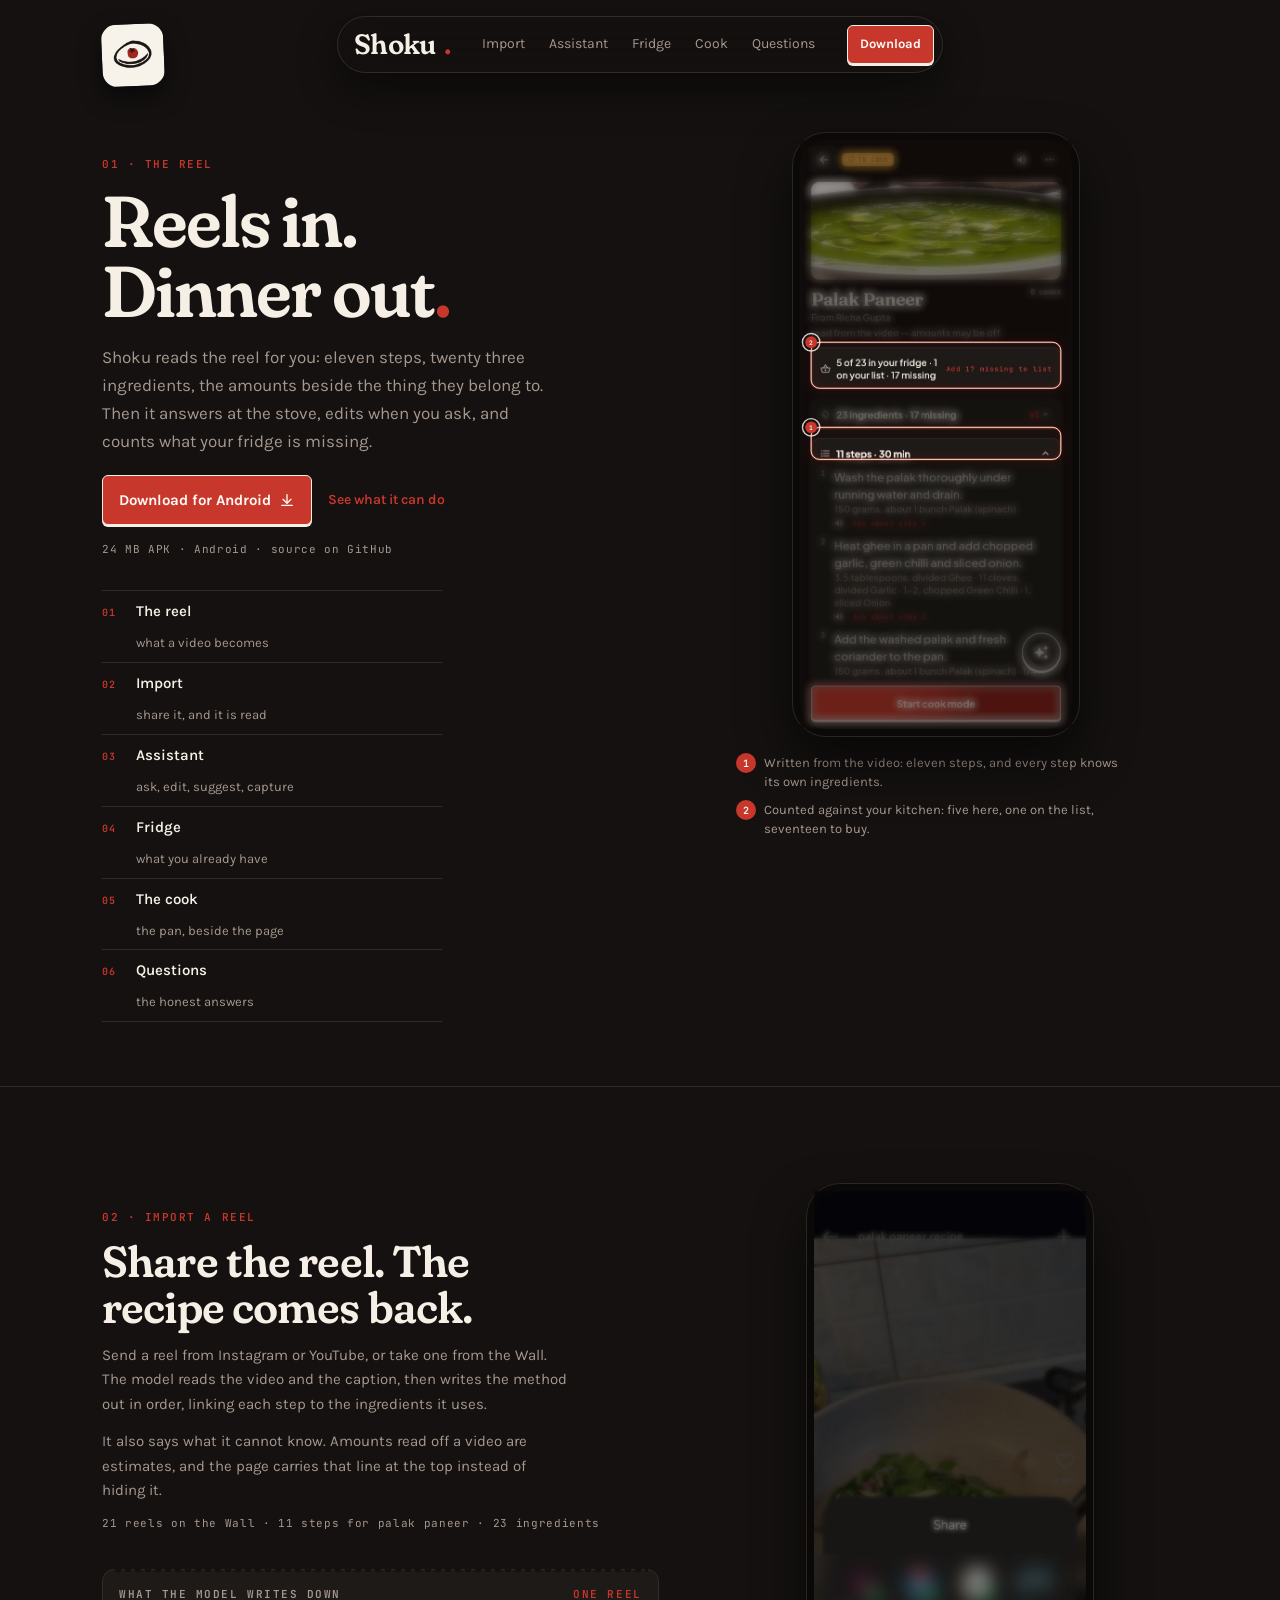
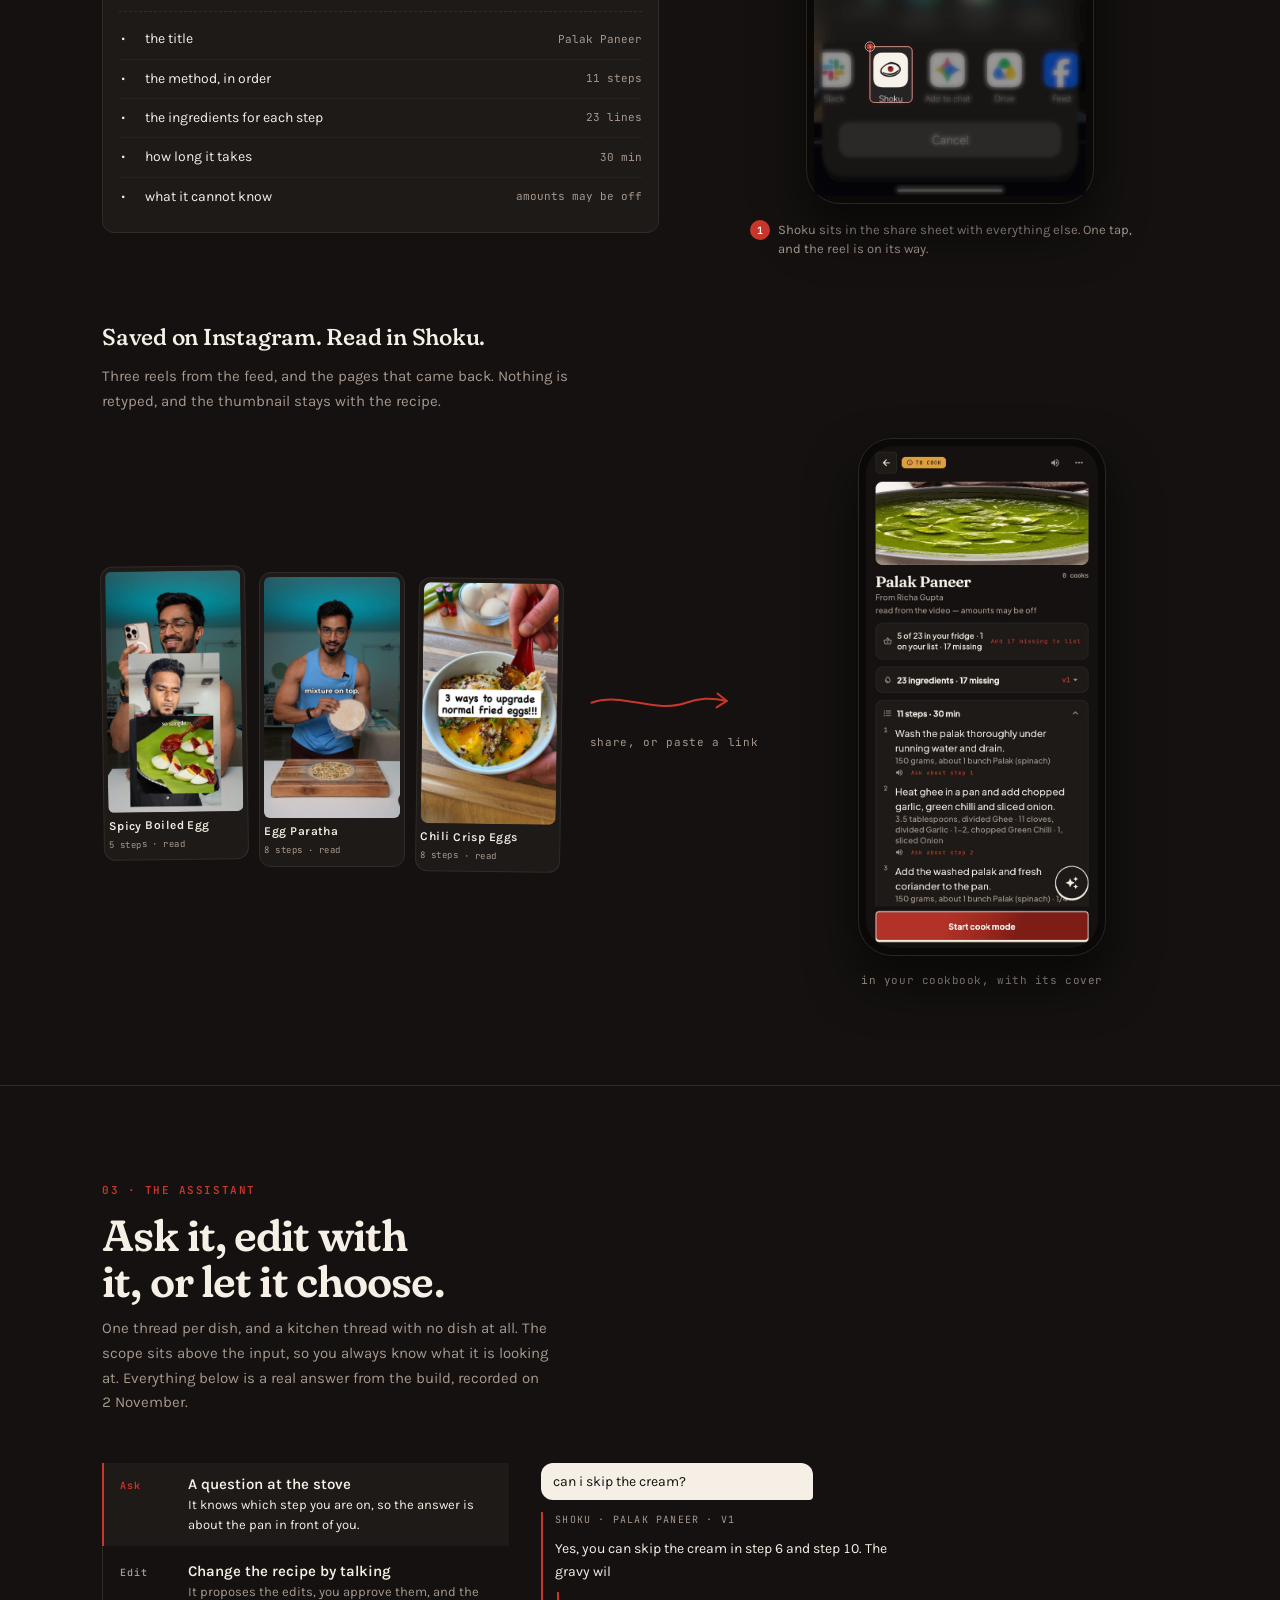
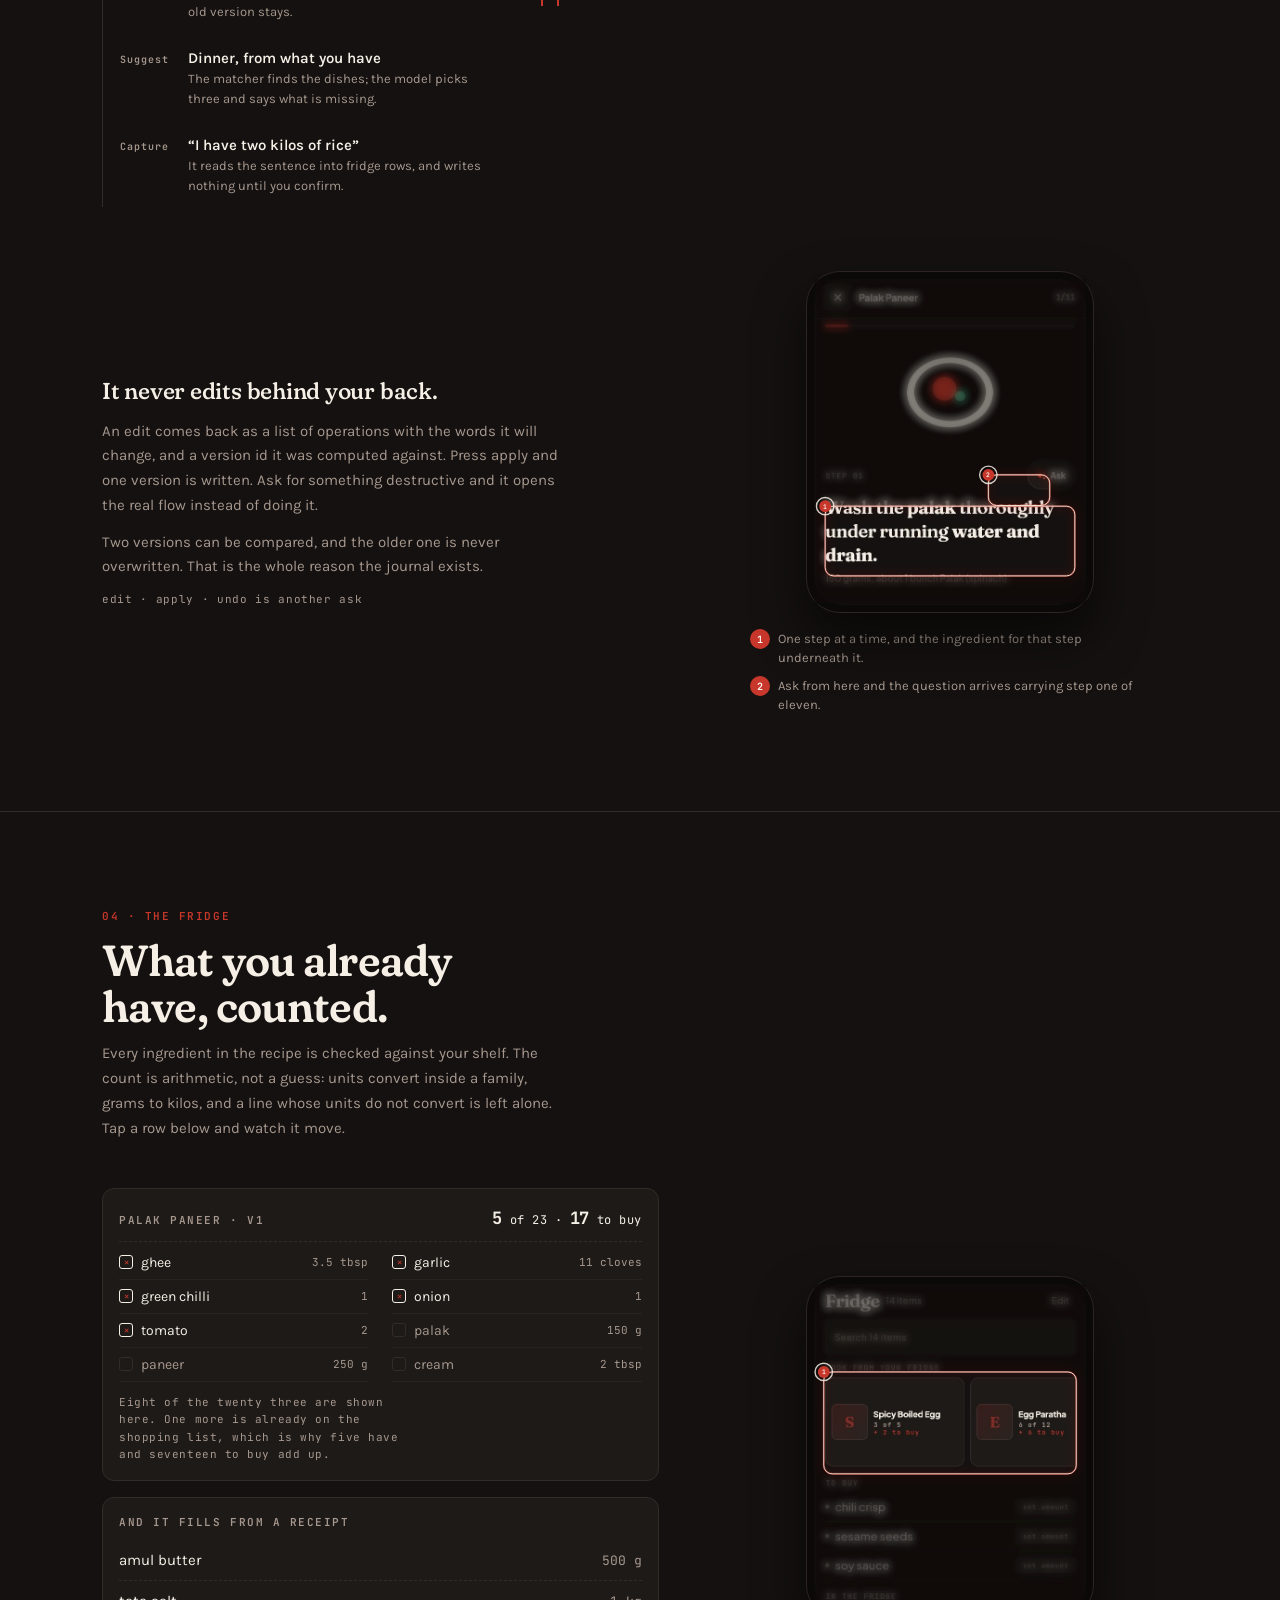
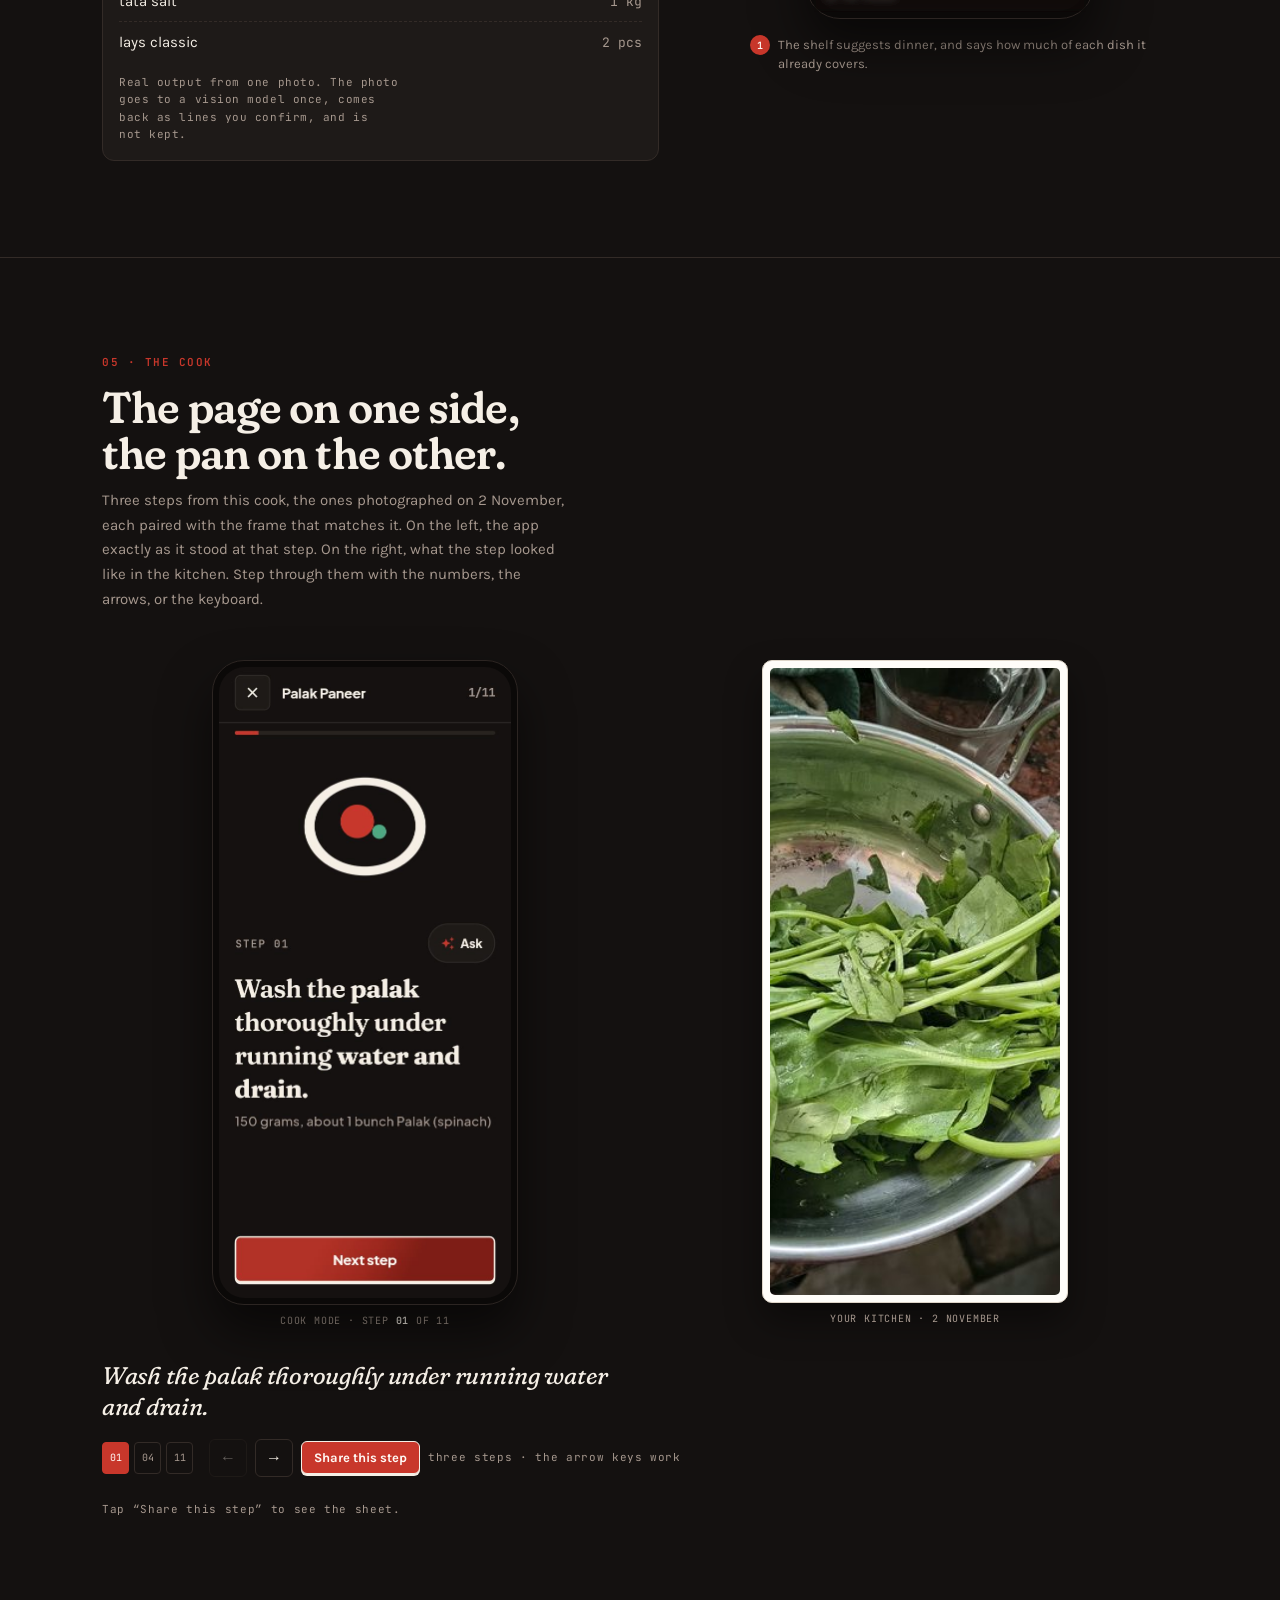
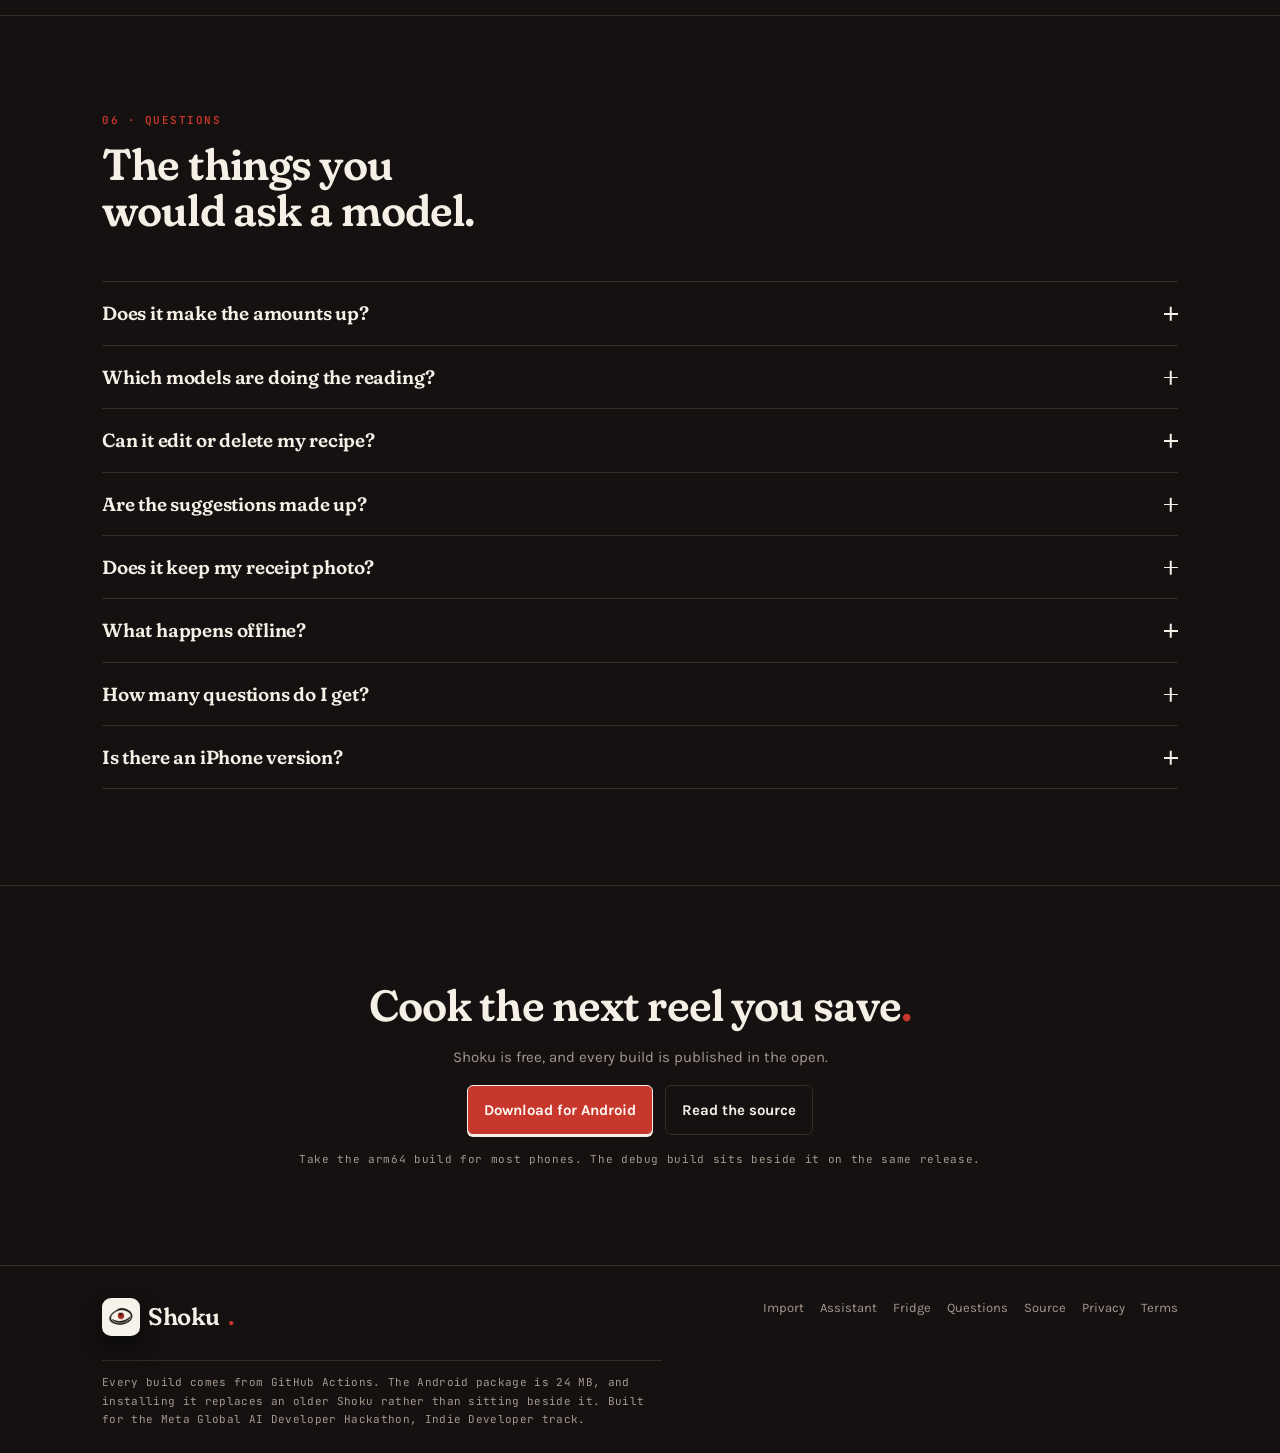
<file: site/index.html>
<!doctype html>
<html lang="en">
<head>
<meta charset="utf-8">
<meta name="viewport" content="width=device-width, initial-scale=1">
<title>Shoku · a cooking journal that reads the reel</title>
<meta name="description" content="Shoku reads a cooking reel into a recipe page: eleven steps, the amounts, and a count of what your fridge is missing. Then it answers at the stove and edits when you ask.">
<link rel="canonical" href="https://shoku.gradientdescent.wiki/">
<meta name="theme-color" content="#f7f3eb">
<meta property="og:type" content="website">
<meta property="og:title" content="Shoku · reels in, dinner out">
<meta property="og:description" content="A cooking journal that reads the reel, edits when you ask, and counts your fridge.">
<meta property="og:image" content="https://shoku.gradientdescent.wiki/assets/og.jpg">
<meta property="og:url" content="https://shoku.gradientdescent.wiki/">
<meta name="twitter:card" content="summary_large_image">
<link rel="icon" href="assets/icon.png">
<link rel="stylesheet" href="css/styles.css">
<noscript><style>.tabs { display: none; } .panel { display: block; margin-bottom: var(--s-6); }</style></noscript>
<script type="application/ld+json">
{
  "@context": "https://schema.org",
  "@type": "SoftwareApplication",
  "name": "Shoku",
  "applicationCategory": "LifestyleApplication",
  "operatingSystem": "Android",
  "description": "A cooking journal that reads recipes out of reels, matches them against your fridge, and keeps a version for every cook.",
  "downloadUrl": "https://github.com/hawkaii/shoku/releases/latest",
  "license": "https://github.com/hawkaii/shoku/blob/main/LICENSE",
  "offers": { "@type": "Offer", "price": "0", "priceCurrency": "USD" }
}
</script>
</head>
<body>
<a class="skip-link" href="#main">Skip to content</a>

  <a class="nav-mark" href="/" aria-label="Shoku, home">
    <img src="assets/icon.png" alt="" width="62" height="62">
  </a>


<header class="nav">
  <div class="nav-bar">
    <a class="brand" href="/" aria-label="Shoku, home">
      <img src="assets/icon.png" alt="" width="44" height="44">
      Shoku<span class="dot">.</span>
    </a>
    <nav class="nav-links" aria-label="Sections">
      <a href="#import">Import</a>
      <a href="#assistant">Assistant</a>
      <a href="#fridge">Fridge</a>
      <a href="#cook">Cook</a>
      <a href="#questions">Questions</a>
    </nav>
    <a class="btn btn-sm" href="https://github.com/hawkaii/shoku/releases/latest">Download</a>
    <button class="nav-toggle" type="button" aria-expanded="false" aria-controls="menu" aria-label="Menu">
      <span class="nav-toggle-lines" aria-hidden="true"><span></span><span></span></span>
    </button>
  </div>
</header>

<div class="mobile-menu" id="menu" data-open="false" aria-hidden="true">
  <a href="#import">Import</a>
  <a href="#assistant">Assistant</a>
  <a href="#fridge">Fridge</a>
  <a href="#cook">Cook</a>
  <a href="#questions">Questions</a>
  <a href="https://github.com/hawkaii/shoku/releases/latest">Download</a>
</div>

<main id="main">

  <!-- 01 · the reel ------------------------------------------------------ -->
  <section class="hero">
    <div class="wrap hero-grid">
      <div class="hero-copy">
        <p class="label label-crimson">01 · The reel</p>
        <h1 class="display">Reels in.<br>Dinner out<span class="dot">.</span></h1>
        <p class="lede">Shoku reads the reel for you: eleven steps, twenty three ingredients, the amounts beside the thing they belong to. Then it answers at the stove, edits when you ask, and counts what your fridge is missing.</p>
        <div class="hero-actions">
          <a class="btn" href="https://github.com/hawkaii/shoku/releases/latest">
            Download for Android
            <svg width="16" height="16" viewBox="0 0 24 24" fill="none" stroke="currentColor" stroke-width="2" stroke-linecap="round" stroke-linejoin="round" aria-hidden="true"><path d="M12 4v12"/><path d="m6 11 6 6 6-6"/><path d="M4 20h16"/></svg>
          </a>
          <a class="btn-ghost" href="#assistant">See what it can do</a>
        </div>
        <p class="tiny hero-proof">24 MB APK · Android · source on GitHub</p>

        <nav class="hero-index" aria-label="On this page">
          <a href="#main"><span class="n">01</span> The reel <span class="what">what a video becomes</span></a>
          <a href="#import"><span class="n">02</span> Import <span class="what">share it, and it is read</span></a>
          <a href="#assistant"><span class="n">03</span> Assistant <span class="what">ask, edit, suggest, capture</span></a>
          <a href="#fridge"><span class="n">04</span> Fridge <span class="what">what you already have</span></a>
          <a href="#cook"><span class="n">05</span> The cook <span class="what">the pan, beside the page</span></a>
          <a href="#questions"><span class="n">06</span> Questions <span class="what">the honest answers</span></a>
        </nav>
      </div>

      <figure class="board board-hero reveal" data-board="dish">
        <div class="board-phone">
          <img src="assets/shots/dish.jpg" width="585" height="1266" alt="The palak paneer page in Shoku: cover photo, 5 of 23 ingredients already in the fridge, 17 missing, and the eleven steps of the recipe." fetchpriority="high">
          <svg class="marks" viewBox="0 0 390 844" preserveAspectRatio="none" aria-hidden="true"></svg>
        </div>
        <ol class="board-notes">
          <li><button class="board-note" data-mark="1" type="button"><span class="n">1</span><span>Written from the video: eleven steps, and every step knows its own ingredients.</span></button></li>
          <li><button class="board-note" data-mark="2" type="button"><span class="n">2</span><span>Counted against your kitchen: five here, one on the list, seventeen to buy.</span></button></li>
        </ol>
      </figure>
    </div>
  </section>

  <!-- 02 · import -------------------------------------------------------- -->
  <section class="section" id="import">
    <div class="wrap">
      <div class="split split-center">
      <div class="section-head" style="margin-bottom:0">
        <p class="label label-crimson">02 · Import a reel</p>
        <h2 class="h2">Share the reel. The recipe comes back.</h2>
        <p class="body">Send a reel from Instagram or YouTube, or take one from the Wall. The model reads the video and the caption, then writes the method out in order, linking each step to the ingredients it uses.</p>
        <p class="body">It also says what it cannot know. Amounts read off a video are estimates, and the page carries that line at the top instead of hiding it.</p>
        <p class="tiny">21 reels on the Wall · 11 steps for palak paneer · 23 ingredients</p>

        <div class="ticket" style="margin-top: var(--s-6)">
          <div class="ticket-head">
            <span class="label">What the model writes down</span>
            <span class="label label-crimson">one reel</span>
          </div>
          <div class="diff">
            <div class="diff-row"><span class="g">·</span><span>the title</span><span class="was">Palak Paneer</span></div>
            <div class="diff-row"><span class="g">·</span><span>the method, in order</span><span class="was">11 steps</span></div>
            <div class="diff-row"><span class="g">·</span><span>the ingredients for each step</span><span class="was">23 lines</span></div>
            <div class="diff-row"><span class="g">·</span><span>how long it takes</span><span class="was">30 min</span></div>
            <div class="diff-row"><span class="g">·</span><span>what it cannot know</span><span class="was">amounts may be off</span></div>
          </div>
        </div>
      </div>

      <figure class="board reveal" data-board="share">
        <div class="board-phone">
          <img src="assets/shots/share-sheet.jpg" width="720" height="1600" alt="The Android share sheet open over an Instagram reel, with Shoku listed between Slack and Add to chat." loading="lazy">
          <svg class="marks" viewBox="0 0 720 1600" preserveAspectRatio="none" aria-hidden="true"></svg>
        </div>
        <ol class="board-notes">
          <li><button class="board-note" data-mark="1" type="button"><span class="n">1</span><span>Shoku sits in the share sheet with everything else. One tap, and the reel is on its way.</span></button></li>
        </ol>
      </figure>


      </div>

      <div class="section-head" style="margin-top: var(--s-9); margin-bottom: var(--s-6)">
        <h3 class="h3">Saved on Instagram. Read in Shoku.</h3>
        <p class="body">Three reels from the feed, and the pages that came back. Nothing is retyped, and the thumbnail stays with the recipe.</p>
      </div>

      <div class="transfer reveal" id="transfer">
        <div class="transfer-reels">
          <figure class="reelcard" style="--i:0">
            <img src="assets/reels/DcpcVnJTzC3.jpg" width="640" height="1138" alt="A reel of spicy boiled eggs." loading="lazy">
            <figcaption><span class="t">Spicy Boiled Egg</span>5 steps · read</figcaption>
          </figure>
          <figure class="reelcard" style="--i:1">
            <img src="assets/reels/DdXytYoT6q7.jpg" width="640" height="1137" alt="A reel of egg paratha." loading="lazy">
            <figcaption><span class="t">Egg Paratha</span>8 steps · read</figcaption>
          </figure>
          <figure class="reelcard" style="--i:2">
            <img src="assets/reels/DbWQLfUBwdu.jpg" width="640" height="1138" alt="A reel of chili crisp eggs." loading="lazy">
            <figcaption><span class="t">Chili Crisp Eggs</span>8 steps · read</figcaption>
          </figure>
        </div>

        <div class="transfer-arrow" aria-hidden="true">
          <svg viewBox="0 0 190 60">
            <path class="arrow-line" d="M6 30c34-12 68 12 102 0 14-5 26-6 44-2"/>
            <path class="arrow-head" d="M142 20l10 8-11 7"/>
          </svg>
          <span class="tiny">share, or paste a link</span>
        </div>

        <figure class="board" data-board="plain">
          <div class="board-phone" style="width: 248px">
            <img src="assets/shots/dish.jpg" width="585" height="1266" alt="The palak paneer page that came back: cover photo, ingredients, steps and the fridge count." loading="lazy">
            <svg class="marks" viewBox="0 0 390 844" preserveAspectRatio="none" aria-hidden="true"></svg>
          </div>
          <p class="caption" style="text-align:center">in your cookbook, with its cover</p>
        </figure>
      </div>    </div>
  </section>

  <!-- 03 · the assistant ------------------------------------------------- -->
  <section class="section" id="assistant">
    <div class="wrap">
      <div class="section-head">
        <p class="label label-crimson">03 · The assistant</p>
        <h2 class="h2">Ask it, edit with it, or let it choose.</h2>
        <p class="body">One thread per dish, and a kitchen thread with no dish at all. The scope sits above the input, so you always know what it is looking at. Everything below is a real answer from the build, recorded on 2 November.</p>
      </div>

      <div class="demo">
        <div class="tabs" role="tablist" aria-label="Assistant examples">
          <button class="tab" role="tab" id="tab-ask" aria-controls="panel-ask" aria-selected="true">
            <span class="k">Ask</span>
            <span class="t">A question at the stove</span>
            <span class="d">It knows which step you are on, so the answer is about the pan in front of you.</span>
          </button>
          <button class="tab" role="tab" id="tab-edit" aria-controls="panel-edit" aria-selected="false">
            <span class="k">Edit</span>
            <span class="t">Change the recipe by talking</span>
            <span class="d">It proposes the edits, you approve them, and the old version stays.</span>
          </button>
          <button class="tab" role="tab" id="tab-suggest" aria-controls="panel-suggest" aria-selected="false">
            <span class="k">Suggest</span>
            <span class="t">Dinner, from what you have</span>
            <span class="d">The matcher finds the dishes; the model picks three and says what is missing.</span>
          </button>
          <button class="tab" role="tab" id="tab-capture" aria-controls="panel-capture" aria-selected="false">
            <span class="k">Capture</span>
            <span class="t">“I have two kilos of rice”</span>
            <span class="d">It reads the sentence into fridge rows, and writes nothing until you confirm.</span>
          </button>
        </div>

        <div class="panels">
          <article class="panel" id="panel-ask" role="tabpanel" aria-labelledby="tab-ask" data-open="true">
            <div class="turn turn-user">can i skip the cream?</div>
            <div class="turn turn-bot"><span class="who">Shoku · palak paneer · v1</span>Yes, you can skip the cream in step 6 and step 10. The gravy will be a little less rich and creamy, but still work. If you want richness without cream, simmer 1–2 minutes less so it stays thick, and you can add 1 extra teaspoon ghee if you like.</div>
            <p class="tiny">One question, one answer, metered against the twenty talks a day.</p>
          </article>

          <article class="panel" id="panel-edit" role="tabpanel" aria-labelledby="tab-edit">
            <div class="turn turn-user">i want to add potato</div>
            <div class="turn turn-bot"><span class="who">Shoku</span>How much potato would you like to add to the Palak Paneer?</div>
            <div class="turn turn-user">2 potatoes, cubed</div>
            <div class="turn turn-bot"><span class="who">Shoku · the edit</span>Added 2 cubed potatoes and a step to simmer them in the gravy.</div>

            <div class="ticket">
              <div class="ticket-head">
                <span class="label">The diff</span>
                <span class="label label-crimson">2 edits</span>
              </div>
              <div class="diff">
                <div class="diff-row add"><span class="g">+</span><span>potatoes</span><span class="was">2, cubed</span></div>
                <div class="diff-row change"><span class="g">~</span><span>step 6</span><span class="was">simmer the potatoes</span></div>
              </div>
              <div class="version-strip" id="version-strip">
                <span>versions</span>
                <span class="vchip is-head" data-v="1">v1</span>
              </div>
              <button class="btn btn-sm" id="apply" style="margin-top: var(--s-4)">Apply as v2</button>
              <p class="caption" style="margin-top: var(--s-3)" id="apply-note">Nothing is written until you press it, and v1 stays in the history.</p>
            </div>
          </article>

          <article class="panel" id="panel-suggest" role="tabpanel" aria-labelledby="tab-suggest">
            <div class="turn turn-user">what can i cook tonight</div>
            <div class="turn turn-bot"><span class="who">Shoku · no dish · your kitchen</span>Tonight you could make Spicy Boiled Egg (needs red chili powder, sesame oil), Egg Paratha (needs green chilli, coriander, spices, rotis or dough), or Chili Crisp Eggs (needs chili crisp, soy sauce, sesame seeds, chili flakes).</div>
            <div class="suggestions">
              <article class="sug">
                <img src="assets/reels/DcpcVnJTzC3.jpg" width="104" height="140" alt="" loading="lazy">
                <div>
                  <div class="top"><span class="name">Spicy Boiled Egg</span><span class="count">3 of 5</span></div>
                  <div class="by">Ralston D’Souza · 5 steps</div>
                  <div class="missing"><span class="chip">red chili powder</span><span class="chip">sesame oil</span></div>
                </div>
              </article>
              <article class="sug">
                <img src="assets/reels/DdXytYoT6q7.jpg" width="104" height="140" alt="" loading="lazy">
                <div>
                  <div class="top"><span class="name">Egg Paratha</span><span class="count">6 of 12</span></div>
                  <div class="by">Ralston D’Souza · 8 steps</div>
                  <div class="missing"><span class="chip">green chilli</span><span class="chip">coriander</span><span class="chip">ajwain</span><span class="chip more">+3</span></div>
                </div>
              </article>
              <article class="sug">
                <img src="assets/reels/DbWQLfUBwdu.jpg" width="104" height="140" alt="" loading="lazy">
                <div>
                  <div class="top"><span class="name">Chili Crisp Eggs</span><span class="count">3 of 7</span></div>
                  <div class="by">Braydon Jackson Morgan · 8 steps</div>
                  <div class="missing"><span class="chip">chili crisp</span><span class="chip">soy sauce</span><span class="chip more">+2</span></div>
                </div>
              </article>
            </div>
            <p class="tiny" style="margin-top: var(--s-4)">The matcher computes these against your shelf. The model only chooses among what it was given.</p>
          </article>

          <article class="panel" id="panel-capture" role="tabpanel" aria-labelledby="tab-capture">
            <div class="turn turn-user">i have 2 kg rice and paneer</div>
            <div class="turn turn-bot"><span class="who">Shoku · no dish · your kitchen</span>Noted rice and paneer.</div>
            <div class="ticket">
              <div class="ticket-head">
                <span class="label">Before it lands</span>
                <span class="label">2 rows</span>
              </div>
              <div class="diff">
                <div class="diff-row add"><span class="g">·</span><span>rice</span><span class="was">2 kg</span></div>
                <div class="diff-row"><span class="g">·</span><span>paneer</span><span class="was">amount?</span></div>
              </div>
              <button class="btn btn-sm" style="margin-top: var(--s-4)" type="button">Add 2 to the fridge</button>
              <p class="caption" style="margin-top: var(--s-3)">Paneer has no amount because the sentence had none. It never invents one.</p>
            </div>
          </article>
        </div>
      </div>

      <div class="split split-center" style="margin-top: var(--s-9)">
        <div class="section-head" style="margin-bottom:0">
          <h3 class="h3">It never edits behind your back.</h3>
          <p class="body">An edit comes back as a list of operations with the words it will change, and a version id it was computed against. Press apply and one version is written. Ask for something destructive and it opens the real flow instead of doing it.</p>
          <p class="body">Two versions can be compared, and the older one is never overwritten. That is the whole reason the journal exists.</p>
          <p class="tiny">edit · apply · undo is another ask</p>
        </div>

        <figure class="board reveal" data-board="cook">
          <div class="board-phone">
            <img src="assets/shots/cook.jpg" width="585" height="700" alt="Cook mode in Shoku: step one of eleven in large type, its ingredient underneath, and an ask chip beside the step number." loading="lazy">
            <svg class="marks" viewBox="0 0 390 467" preserveAspectRatio="none" aria-hidden="true"></svg>
          </div>
          <ol class="board-notes">
            <li><button class="board-note" data-mark="1" type="button"><span class="n">1</span><span>One step at a time, and the ingredient for that step underneath it.</span></button></li>
            <li><button class="board-note" data-mark="2" type="button"><span class="n">2</span><span>Ask from here and the question arrives carrying step one of eleven.</span></button></li>
          </ol>
        </figure>
      </div>
    </div>
  </section>

  <!-- 04 · the fridge ----------------------------------------------------- -->
  <section class="section" id="fridge">
    <div class="wrap">
      <div class="section-head">
        <p class="label label-crimson">04 · The fridge</p>
        <h2 class="h2">What you already have, counted.</h2>
        <p class="body">Every ingredient in the recipe is checked against your shelf. The count is arithmetic, not a guess: units convert inside a family, grams to kilos, and a line whose units do not convert is left alone. Tap a row below and watch it move.</p>
      </div>

      <div class="split split-center">
        <div class="stack">
          <div class="matcher" id="matcher">
            <div class="matcher-head">
              <span class="label">Palak paneer · v1</span>
              <span class="counter"><b id="m-have">5</b> of 23 · <b id="m-buy">17</b> to buy</span>
            </div>
            <div class="items" id="m-items">
              <button class="item" type="button" aria-pressed="true" data-on="1"><span class="bx">×</span>ghee<span class="am">3.5 tbsp</span></button>
              <button class="item" type="button" aria-pressed="true" data-on="1"><span class="bx">×</span>garlic<span class="am">11 cloves</span></button>
              <button class="item" type="button" aria-pressed="true" data-on="1"><span class="bx">×</span>green chilli<span class="am">1</span></button>
              <button class="item" type="button" aria-pressed="true" data-on="1"><span class="bx">×</span>onion<span class="am">1</span></button>
              <button class="item" type="button" aria-pressed="true" data-on="1"><span class="bx">×</span>tomato<span class="am">2</span></button>
              <button class="item" type="button" aria-pressed="false" data-on="0"><span class="bx"></span>palak<span class="am">150 g</span></button>
              <button class="item" type="button" aria-pressed="false" data-on="0"><span class="bx"></span>paneer<span class="am">250 g</span></button>
              <button class="item" type="button" aria-pressed="false" data-on="0"><span class="bx"></span>cream<span class="am">2 tbsp</span></button>
            </div>
            <p class="caption" style="margin-top: var(--s-4)">Eight of the twenty three are shown here. One more is already on the shopping list, which is why five have and seventeen to buy add up.</p>
          </div>

          <div class="receipt">
            <p class="label" style="margin-bottom: var(--s-3)">And it fills from a receipt</p>
            <div class="receipt-row"><span>amul butter</span><span class="am">500 g</span></div>
            <div class="receipt-row"><span>tata salt</span><span class="am">1 kg</span></div>
            <div class="receipt-row"><span>lays classic</span><span class="am">2 pcs</span></div>
            <p class="caption" style="margin-top: var(--s-4)">Real output from one photo. The photo goes to a vision model once, comes back as lines you confirm, and is not kept.</p>
          </div>
        </div>

        <figure class="board reveal" data-board="fridge">
          <div class="board-phone">
            <img src="assets/shots/fridge.jpg" width="585" height="704" alt="The fridge in Shoku: a cook from your fridge row of matched dishes, a to buy list, and the items in the fridge with their amounts." loading="lazy">
            <svg class="marks" viewBox="0 0 390 469" preserveAspectRatio="none" aria-hidden="true"></svg>
          </div>
          <ol class="board-notes">
            <li><button class="board-note" data-mark="1" type="button"><span class="n">1</span><span>The shelf suggests dinner, and says how much of each dish it already covers.</span></button></li>
          </ol>
        </figure>
      </div>
    </div>
  </section>

  <!-- 05 · the cook ------------------------------------------------------ -->
  <section class="section" id="cook">
    <div class="wrap">
      <div class="section-head">
        <p class="label label-crimson">05 · The cook</p>
        <h2 class="h2">The page on one side, the pan on the other.</h2>
        <p class="body">Three steps from this cook, the ones photographed on 2 November, each paired with the frame that matches it. On the left, the app exactly as it stood at that step. On the right, what the step looked like in the kitchen. Step through them with the numbers, the arrows, or the keyboard.</p>
      </div>

      <div class="duo" id="duo">
        <figure class="duo-pane">
          <div class="board-phone duo-phone">
            <img id="app-shot" src="assets/shots/cook-app-01.jpg" width="585" height="1266" alt="Cook mode at step one: wash the palak.">
          </div>
          <figcaption class="duo-cap">cook mode · step <b id="duo-step">01</b> of 11</figcaption>
        </figure>

        <figure class="duo-pane">
          <div class="photo-card">
            <img id="cook-photo" src="assets/cooks/spinach.jpg" width="760" height="529" alt="The palak, washed, in a steel bowl.">
          </div>
          <figcaption class="duo-cap">your kitchen · 2 November</figcaption>
        </figure>
      </div>

      <p class="duo-text" id="duo-text">Wash the palak thoroughly under running water and drain.</p>

      <div class="walker-controls">
        <div class="rail" id="rail" role="group" aria-label="Jump to a step"></div>
        <button class="arrow" type="button" id="prev" aria-label="Previous step">←</button>
        <button class="arrow" type="button" id="next" aria-label="Next step">→</button>
        <button class="btn btn-sm" type="button" id="share">Share this step</button>
        <span class="tiny" id="share-note">three steps · the arrow keys work</span>
      </div>

      <div class="share-panel" id="sharePanel">
        <p class="tiny" id="share-hint">Tap “Share this step” to see the sheet.</p>
        <aside class="sharecard" id="sharecard" aria-hidden="true">
          <div class="sc-head"><img src="assets/icon.png" alt="">Shoku</div>
          <div class="sc-num" id="sc-num">Step 01 of 11</div>
          <div class="sc-art"><img id="sc-art" src="assets/cooks/spinach.jpg" alt=""></div>
          <div class="sc-text" id="sc-text">Wash the palak thoroughly under running water and drain.</div>
          <div class="sc-foot">palak paneer · 30 min · read from a reel</div>
        </aside>
      </div>
    </div>
  </section>

  <!-- 06 · questions ------------------------------------------------------ -->
  <section class="section" id="questions">
    <div class="wrap">
      <div class="section-head">
        <p class="label label-crimson">06 · Questions</p>
        <h2 class="h2">The things you would ask a model.</h2>
      </div>
      <div class="faq">
        <details>
          <summary>Does it make the amounts up?<span class="plus" aria-hidden="true"></span></summary>
          <p class="answer">No. The amounts are read from the video, and the page says they may be off in a line you cannot miss. Every amount can be edited, and the edit becomes a version.</p>
        </details>
        <details>
          <summary>Which models are doing the reading?<span class="plus" aria-hidden="true"></span></summary>
          <p class="answer">A structured output model reads the reel into steps and ingredients, and Meta’s vision model reads a receipt photo. The matching against your shelf is plain arithmetic, not a model, which is why it never invents a dish.</p>
        </details>
        <details>
          <summary>Can it edit or delete my recipe?<span class="plus" aria-hidden="true"></span></summary>
          <p class="answer">It proposes edits as a diff, and one version is written only when you press apply. It never deletes a version, and a destructive request opens the real flow instead of running.</p>
        </details>
        <details>
          <summary>Are the suggestions made up?<span class="plus" aria-hidden="true"></span></summary>
          <p class="answer">The candidates are computed from the Wall against what you have in the fridge. The model is only allowed to choose among those, and to name what is missing from them.</p>
        </details>
        <details>
          <summary>Does it keep my receipt photo?<span class="plus" aria-hidden="true"></span></summary>
          <p class="answer">The image is sent once, read once, and not stored. You see the lines before anything reaches your fridge, and the app tells you before the first upload.</p>
        </details>
        <details>
          <summary>What happens offline?<span class="plus" aria-hidden="true"></span></summary>
          <p class="answer">The assistant needs the API, and it says so rather than pretending. The journal, the fridge and the shelf keep working, and anything you change syncs when you are back.</p>
        </details>
        <details>
          <summary>How many questions do I get?<span class="plus" aria-hidden="true"></span></summary>
          <p class="answer">Twenty a day, shared between asking, editing, suggesting and capturing. The shelf, the matching and the journal do not count against it.</p>
        </details>
        <details>
          <summary>Is there an iPhone version?<span class="plus" aria-hidden="true"></span></summary>
          <p class="answer">Not yet. The builds are Android APKs, and every release also publishes a debug build for testing.</p>
        </details>
      </div>
    </div>
  </section>

  <section class="cta">
    <div class="wrap">
      <h2 class="h2">Cook the next reel you save<span class="dot">.</span></h2>
      <p class="body" style="margin-inline:auto;text-align:center">Shoku is free, and every build is published in the open.</p>
      <div class="cta-actions">
        <a class="btn" href="https://github.com/hawkaii/shoku/releases/latest">Download for Android</a>
        <a class="btn btn-quiet" href="https://github.com/hawkaii/shoku">Read the source</a>
      </div>
      <p class="tiny">Take the arm64 build for most phones. The debug build sits beside it on the same release.</p>
    </div>
  </section>

</main>

<footer class="footer">
  <div class="wrap">
    <div class="footer-top">
      <a class="brand" href="/">
        <img src="assets/icon.png" alt="" width="42" height="42">
        Shoku<span class="dot">.</span>
      </a>
      <nav class="footer-links" aria-label="Footer">
        <a href="#import">Import</a>
        <a href="#assistant">Assistant</a>
        <a href="#fridge">Fridge</a>
        <a href="#questions">Questions</a>
        <a href="https://github.com/hawkaii/shoku">Source</a>
        <a href="/privacy">Privacy</a>
        <a href="/terms">Terms</a>
      </nav>
    </div>
    <p class="footer-note">Every build comes from GitHub Actions. The Android package is 24 MB, and installing it replaces an older Shoku rather than sitting beside it. Built for the Meta Global AI Developer Hackathon, Indie Developer track.</p>
  </div>
</footer>

<script src="js/main.js" defer></script>
</body>
</html>
</file>
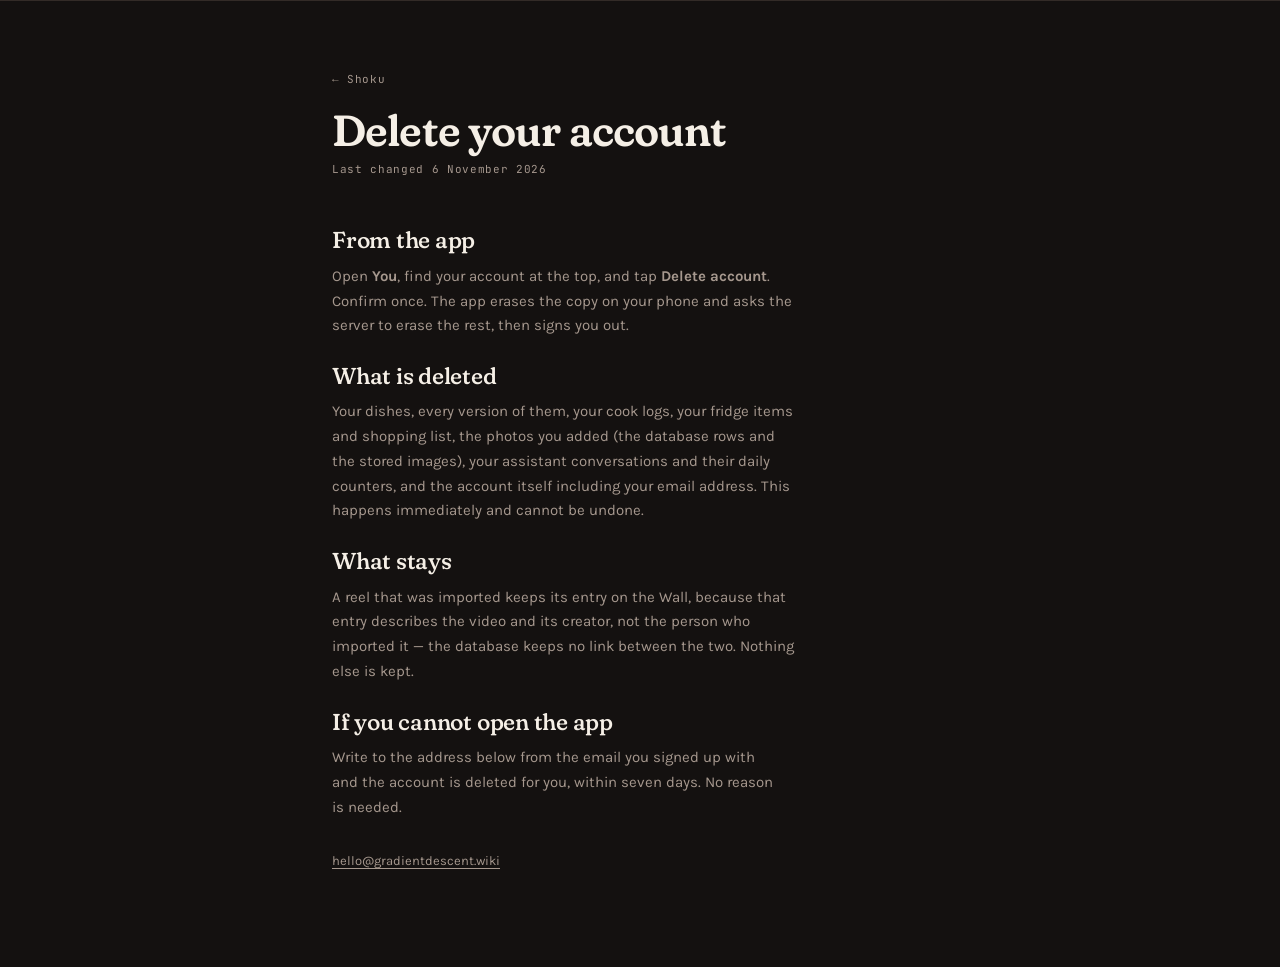
<file: site/account-deletion.html>
<!doctype html>
<html lang="en">
<head>
<meta charset="utf-8">
<meta name="viewport" content="width=device-width, initial-scale=1">
<title>Delete your account · Shoku</title>
<meta name="description" content="How to erase a Shoku account, what is deleted, and what stays.">
<meta name="theme-color" content="#f7f3eb">
<link rel="icon" href="assets/icon.png">
<link rel="stylesheet" href="css/styles.css">
</head>
<body>
<main class="section" style="padding-top: var(--s-9)">
  <div class="wrap" style="max-width: 680px">
    <a class="tiny" href="/">← Shoku</a>
    <h1 class="h2" style="margin-top: var(--s-5)">Delete your account</h1>
    <p class="tiny" style="margin-top: var(--s-3)">Last changed 6 November 2026</p>

    <h2 class="h3" style="margin-top: var(--s-8)">From the app</h2>
    <p class="body" style="margin-top: var(--s-3)">Open <strong>You</strong>, find your account at the top, and tap <strong>Delete account</strong>. Confirm once. The app erases the copy on your phone and asks the server to erase the rest, then signs you out.</p>

    <h2 class="h3" style="margin-top: var(--s-6)">What is deleted</h2>
    <p class="body" style="margin-top: var(--s-3)">Your dishes, every version of them, your cook logs, your fridge items and shopping list, the photos you added (the database rows and the stored images), your assistant conversations and their daily counters, and the account itself including your email address. This happens immediately and cannot be undone.</p>

    <h2 class="h3" style="margin-top: var(--s-6)">What stays</h2>
    <p class="body" style="margin-top: var(--s-3)">A reel that was imported keeps its entry on the Wall, because that entry describes the video and its creator, not the person who imported it — the database keeps no link between the two. Nothing else is kept.</p>

    <h2 class="h3" style="margin-top: var(--s-6)">If you cannot open the app</h2>
    <p class="body" style="margin-top: var(--s-3)">Write to the address below from the email you signed up with and the account is deleted for you, within seven days. No reason is needed.</p>

    <p class="small" style="margin-top: var(--s-7)"><a href="mailto:hello@gradientdescent.wiki?subject=Delete%20my%20Shoku%20account" style="text-decoration: underline; text-underline-offset: 3px">hello@gradientdescent.wiki</a></p>
  </div>
</main>
</body>
</html>
</file>
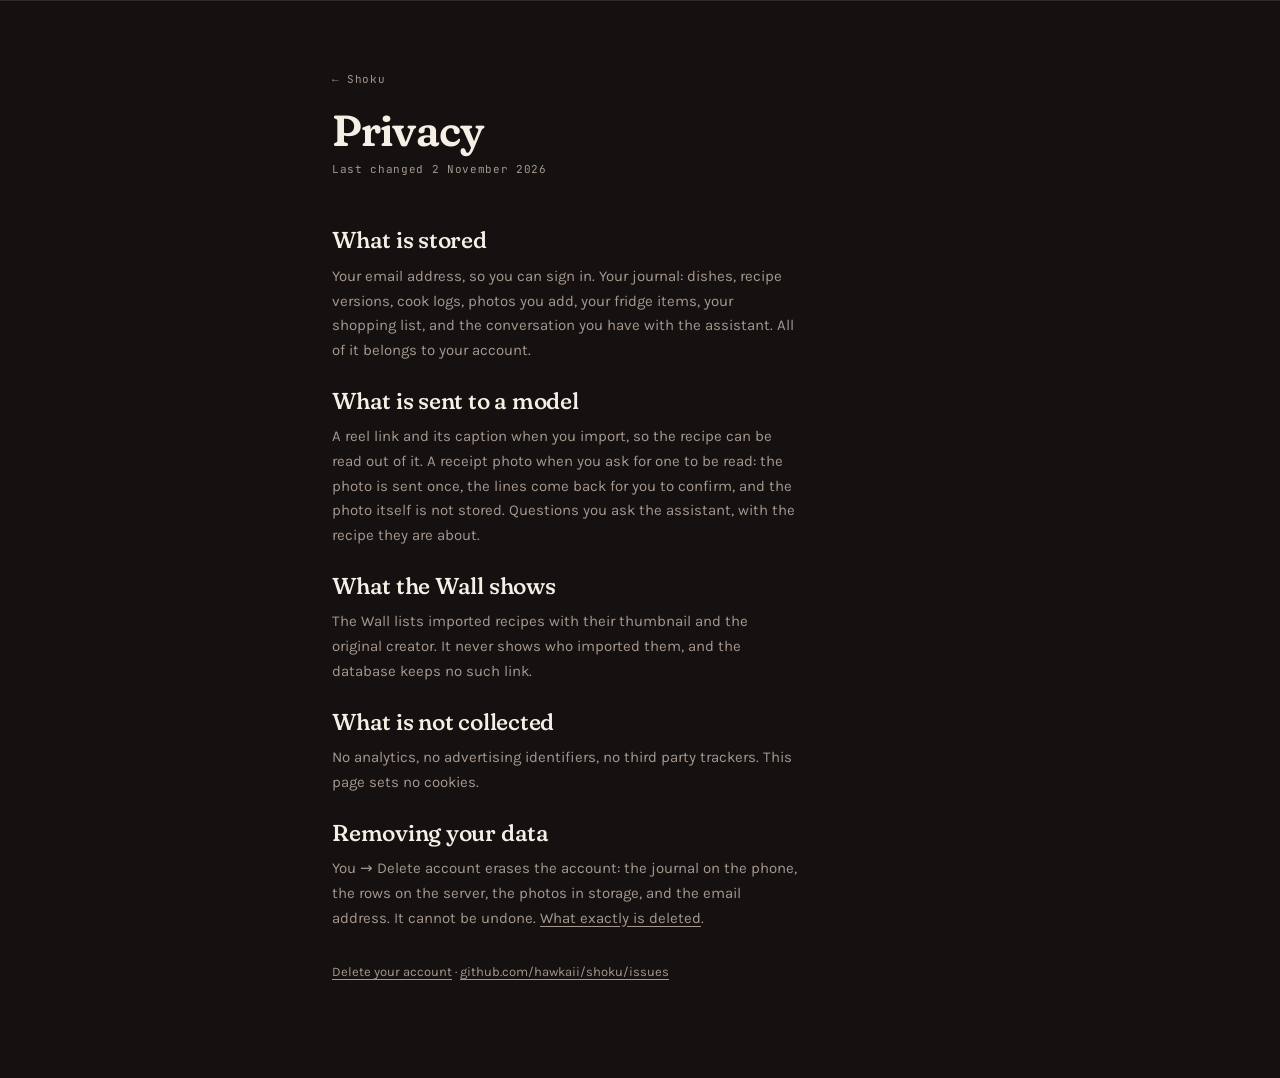
<file: site/privacy.html>
<!doctype html>
<html lang="en">
<head>
<meta charset="utf-8">
<meta name="viewport" content="width=device-width, initial-scale=1">
<title>Privacy · Shoku</title>
<meta name="description" content="What Shoku stores, what it sends to a model, and what it never keeps.">
<meta name="theme-color" content="#f7f3eb">
<link rel="icon" href="assets/icon.png">
<link rel="stylesheet" href="css/styles.css">
</head>
<body>
<main class="section" style="padding-top: var(--s-9)">
  <div class="wrap" style="max-width: 680px">
    <a class="tiny" href="/">← Shoku</a>
    <h1 class="h2" style="margin-top: var(--s-5)">Privacy</h1>
    <p class="tiny" style="margin-top: var(--s-3)">Last changed 2 November 2026</p>

    <h2 class="h3" style="margin-top: var(--s-8)">What is stored</h2>
    <p class="body" style="margin-top: var(--s-3)">Your email address, so you can sign in. Your journal: dishes, recipe versions, cook logs, photos you add, your fridge items, your shopping list, and the conversation you have with the assistant. All of it belongs to your account.</p>

    <h2 class="h3" style="margin-top: var(--s-6)">What is sent to a model</h2>
    <p class="body" style="margin-top: var(--s-3)">A reel link and its caption when you import, so the recipe can be read out of it. A receipt photo when you ask for one to be read: the photo is sent once, the lines come back for you to confirm, and the photo itself is not stored. Questions you ask the assistant, with the recipe they are about.</p>

    <h2 class="h3" style="margin-top: var(--s-6)">What the Wall shows</h2>
    <p class="body" style="margin-top: var(--s-3)">The Wall lists imported recipes with their thumbnail and the original creator. It never shows who imported them, and the database keeps no such link.</p>

    <h2 class="h3" style="margin-top: var(--s-6)">What is not collected</h2>
    <p class="body" style="margin-top: var(--s-3)">No analytics, no advertising identifiers, no third party trackers. This page sets no cookies.</p>

    <h2 class="h3" style="margin-top: var(--s-6)">Removing your data</h2>
    <p class="body" style="margin-top: var(--s-3)">You &rarr; Delete account erases the account: the journal on the phone, the rows on the server, the photos in storage, and the email address. It cannot be undone. <a href="/account-deletion" style="text-decoration: underline; text-underline-offset: 3px">What exactly is deleted</a>.</p>

    <p class="small" style="margin-top: var(--s-7)"><a href="/account-deletion" style="text-decoration: underline; text-underline-offset: 3px">Delete your account</a> &middot; <a href="https://github.com/hawkaii/shoku/issues" style="text-decoration: underline; text-underline-offset: 3px">github.com/hawkaii/shoku/issues</a></p>
  </div>
</main>
</body>
</html>
</file>
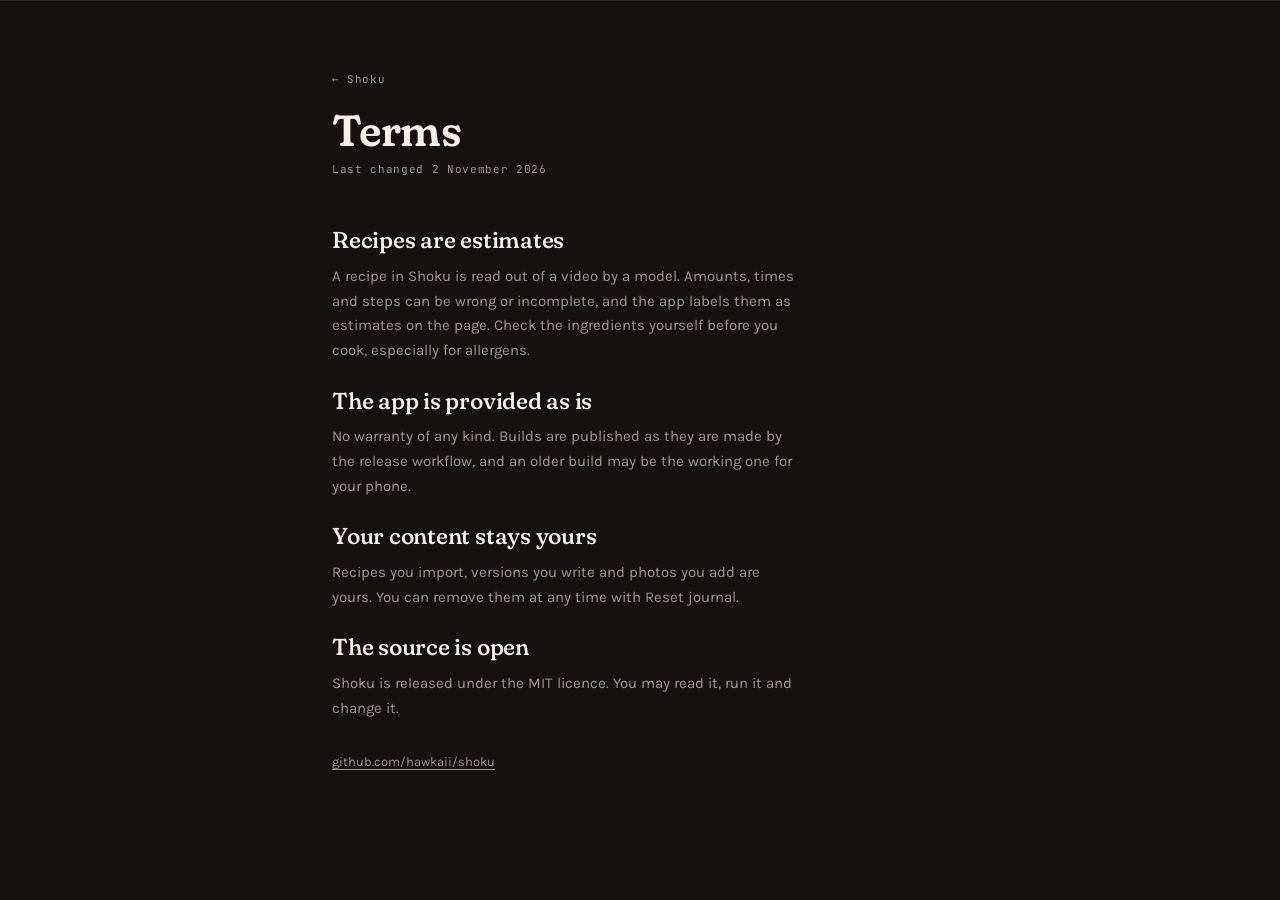
<file: site/terms.html>
<!doctype html>
<html lang="en">
<head>
<meta charset="utf-8">
<meta name="viewport" content="width=device-width, initial-scale=1">
<title>Terms · Shoku</title>
<meta name="description" content="The terms Shoku ships under: estimates, allergens, and the MIT licence.">
<meta name="theme-color" content="#f7f3eb">
<link rel="icon" href="assets/icon.png">
<link rel="stylesheet" href="css/styles.css">
</head>
<body>
<main class="section" style="padding-top: var(--s-9)">
  <div class="wrap" style="max-width: 680px">
    <a class="tiny" href="/">← Shoku</a>
    <h1 class="h2" style="margin-top: var(--s-5)">Terms</h1>
    <p class="tiny" style="margin-top: var(--s-3)">Last changed 2 November 2026</p>

    <h2 class="h3" style="margin-top: var(--s-8)">Recipes are estimates</h2>
    <p class="body" style="margin-top: var(--s-3)">A recipe in Shoku is read out of a video by a model. Amounts, times and steps can be wrong or incomplete, and the app labels them as estimates on the page. Check the ingredients yourself before you cook, especially for allergens.</p>

    <h2 class="h3" style="margin-top: var(--s-6)">The app is provided as is</h2>
    <p class="body" style="margin-top: var(--s-3)">No warranty of any kind. Builds are published as they are made by the release workflow, and an older build may be the working one for your phone.</p>

    <h2 class="h3" style="margin-top: var(--s-6)">Your content stays yours</h2>
    <p class="body" style="margin-top: var(--s-3)">Recipes you import, versions you write and photos you add are yours. You can remove them at any time with Reset journal.</p>

    <h2 class="h3" style="margin-top: var(--s-6)">The source is open</h2>
    <p class="body" style="margin-top: var(--s-3)">Shoku is released under the MIT licence. You may read it, run it and change it.</p>

    <p class="small" style="margin-top: var(--s-7)"><a href="https://github.com/hawkaii/shoku" style="text-decoration: underline; text-underline-offset: 3px">github.com/hawkaii/shoku</a></p>
  </div>
</main>
</body>
</html>
</file>
<file: site/css/styles.css>
/* Shoku landing page.
 *
 * The page is the kitchen ticket: paper, ink, one crimson accent, hairlines,
 * and mono for anything you measure. The tokens below are the app's own,
 * lifted from app/lib/core/theme/shoku_theme.dart so the site and the product
 * cannot drift apart.
 */

@font-face {
  font-family: "Fraunces";
  src: url("../assets/fonts/fraunces.woff2") format("woff2");
  font-weight: 100 900;
  font-style: normal;
  font-display: swap;
}

@font-face {
  font-family: "Fraunces";
  src: url("../assets/fonts/fraunces-italic.woff2") format("woff2");
  font-weight: 100 900;
  font-style: italic;
  font-display: swap;
}

@font-face {
  font-family: "Karla";
  src: url("../assets/fonts/karla.woff2") format("woff2");
  font-weight: 300 800;
  font-style: normal;
  font-display: swap;
}

@font-face {
  font-family: "Mono";
  src: url("../assets/fonts/mono.woff2") format("woff2");
  font-weight: 400 700;
  font-style: normal;
  font-display: swap;
}

:root {
  /* Night. The app's dark theme, which is what most people see. */
  --paper: #141110;
  --surface: #1e1a18;
  --sunken: #292320;
  --ink: #f5efe6;
  --muted: #a6988e;
  --hair: #332b27;
  --crimson: #c8372b;
  --crimson-press: #a82c22;
  --on-crimson: #fff9f5;
  --green: #4ea882;
  --amber: #e09f3e;

  /* The device, and the printed page that sits on the night. */
  --night: #141110;
  --night-surface: #1e1a18;
  --night-hair: #332b27;
  --chalk: #f5efe6;
  --print: #fffdf9;
  --print-ink: #1c1614;
  --print-muted: #6e5f58;
  --print-hair: #ded5c8;

  /* Spacing, the app's own scale. */
  --s-1: 2px;
  --s-2: 4px;
  --s-3: 8px;
  --s-4: 12px;
  --s-5: 16px;
  --s-6: 24px;
  --s-7: 32px;
  --s-8: 48px;
  --s-9: 64px;
  --s-10: 96px;

  /* Radius, the app's own. */
  --r-chip: 6px;
  --r-media: 8px;
  --r-card: 12px;
  --r-sheet: 20px;
  --r-pill: 999px;

  --serif: "Fraunces", Georgia, "Times New Roman", serif;
  --sans: "Karla", system-ui, -apple-system, sans-serif;
  --mono: "Mono", ui-monospace, "SF Mono", monospace;

  /* One curve, weighted, decelerating into place. */
  --ease: cubic-bezier(0.22, 1, 0.36, 1);
  --t-layout: 480ms;
  --t-color: 240ms;
}

*,
*::before,
*::after {
  box-sizing: border-box;
}

html {
  scroll-behavior: smooth;
  -webkit-text-size-adjust: 100%;
}

body {
  margin: 0;
  background: var(--paper);
  color: var(--ink);
  font-family: var(--sans);
  font-size: 1rem;
  line-height: 1.6;
  font-feature-settings: "tnum" on;
  -webkit-font-smoothing: antialiased;
}

img {
  display: block;
  max-width: 100%;
  height: auto;
}

svg {
  display: block;
  max-width: 100%;
}

a {
  color: inherit;
  text-decoration: none;
}

:focus-visible {
  outline: 2px solid var(--crimson);
  outline-offset: 3px;
  border-radius: var(--r-chip);
}

/* --------------------------------------------------------------- type */

.label {
  font-family: var(--mono);
  font-size: 0.6875rem;
  font-weight: 600;
  letter-spacing: 0.14em;
  text-transform: uppercase;
  color: var(--muted);
  margin: 0;
}
.label-crimson {
  color: var(--crimson);
}

h1,
h2,
h3,
p {
  margin: 0;
  text-wrap: pretty;
}

.display {
  font-family: var(--serif);
  font-weight: 600;
  font-optical-sizing: auto;
  font-variation-settings: "SOFT" 90, "WONK" 1;
  font-size: clamp(2.75rem, 6.4vw, 4.5rem);
  line-height: 0.98;
  letter-spacing: -0.028em;
  text-wrap: balance;
}

.h2 {
  font-family: var(--serif);
  font-weight: 600;
  font-optical-sizing: auto;
  font-variation-settings: "SOFT" 80, "WONK" 1;
  font-size: clamp(1.875rem, 3.4vw, 2.875rem);
  line-height: 1.06;
  letter-spacing: -0.02em;
  text-wrap: balance;
}

.h3 {
  font-family: var(--serif);
  font-weight: 500;
  font-optical-sizing: auto;
  font-variation-settings: "SOFT" 60, "WONK" 1;
  font-size: 1.4375rem;
  line-height: 1.28;
  letter-spacing: -0.01em;
}

.lede {
  font-size: 1.0625rem;
  line-height: 1.65;
  color: var(--muted);
  max-width: 46ch;
}

.body {
  font-size: 0.9375rem;
  line-height: 1.65;
  color: var(--muted);
  max-width: 52ch;
}

.small {
  font-size: 0.8125rem;
  line-height: 1.5;
  color: var(--muted);
}

.tiny {
  font-family: var(--mono);
  font-size: 0.6875rem;
  letter-spacing: 0.06em;
  color: var(--muted);
}

.dot {
  color: var(--crimson);
}

/* --------------------------------------------------------------- shell */

.wrap {
  width: 100%;
  max-width: 1140px;
  margin: 0 auto;
  padding: 0 var(--s-7);
}

.section {
  padding: var(--s-10) 0;
  border-top: 1px solid var(--hair);
  scroll-margin-top: 84px;
}

.section-head {
  display: grid;
  gap: var(--s-4);
  max-width: 60ch;
  margin-bottom: var(--s-8);
}

.split {
  display: grid;
  grid-template-columns: minmax(0, 1fr) minmax(0, 0.86fr);
  gap: var(--s-9);
  align-items: start;
}

.split-center {
  align-items: center;
  grid-template-columns: minmax(0, 1.1fr) minmax(0, 0.9fr);
}

.stack > * + * {
  margin-top: var(--s-5);
}

.skip-link {
  position: absolute;
  left: -9999px;
  top: 0;
  z-index: 100;
  background: var(--ink);
  color: var(--paper);
  padding: var(--s-4) var(--s-5);
  border-radius: var(--r-card);
  font-weight: 600;
}
.skip-link:focus {
  left: var(--s-5);
  top: var(--s-5);
}

/* ----------------------------------------------------------------- nav */

.nav {
  position: fixed;
  inset: var(--s-5) 0 auto;
  z-index: 40;
  display: flex;
  justify-content: center;
  padding: 0 var(--s-5);
  pointer-events: none;
}

.nav-bar {
  pointer-events: auto;
  display: flex;
  align-items: center;
  gap: var(--s-7);
  padding: var(--s-3) var(--s-3) var(--s-3) var(--s-5);
  background: rgba(20, 17, 16, 0.82);
  backdrop-filter: blur(20px) saturate(140%);
  -webkit-backdrop-filter: blur(20px) saturate(140%);
  border: 1px solid var(--hair);
  border-radius: var(--r-pill);
  box-shadow: 0 16px 40px rgba(0, 0, 0, 0.45);
}

.brand {
  display: flex;
  align-items: center;
  gap: var(--s-3);
  font-family: var(--serif);
  font-size: 1.75rem;
  font-weight: 600;
  letter-spacing: -0.02em;
  line-height: 1;
}

.brand img {
  width: 44px;
  height: 44px;
}

.brand .dot {
  color: var(--crimson);
}

.nav-links {
  display: flex;
  gap: var(--s-6);
  font-size: 0.875rem;
  color: var(--muted);
}

.nav-links a {
  transition: color var(--t-color) var(--ease);
}
.nav-links a:hover {
  color: var(--ink);
}

.nav-toggle {
  display: none;
  width: 40px;
  height: 40px;
  border: 0;
  border-radius: var(--r-pill);
  background: transparent;
  color: var(--ink);
  cursor: pointer;
  align-items: center;
  justify-content: center;
}

.nav-toggle-lines {
  position: relative;
  width: 18px;
  height: 12px;
}
.nav-toggle-lines span {
  position: absolute;
  left: 0;
  width: 18px;
  height: 1.5px;
  background: var(--ink);
  transition: transform var(--t-layout) var(--ease),
    opacity var(--t-color) var(--ease);
}
.nav-toggle-lines span:first-child {
  top: 0;
}
.nav-toggle-lines span:last-child {
  bottom: 0;
}
.nav-toggle[aria-expanded="true"] .nav-toggle-lines span:first-child {
  transform: translateY(5px) rotate(45deg);
}
.nav-toggle[aria-expanded="true"] .nav-toggle-lines span:last-child {
  transform: translateY(-5px) rotate(-45deg);
}

.mobile-menu {
  position: fixed;
  inset: 0;
  z-index: 30;
  display: flex;
  flex-direction: column;
  justify-content: center;
  gap: var(--s-5);
  padding: var(--s-10) var(--s-7);
  background: rgba(20, 17, 16, 0.96);
  backdrop-filter: blur(24px);
  -webkit-backdrop-filter: blur(24px);
  opacity: 0;
  visibility: hidden;
  transition: opacity var(--t-layout) var(--ease),
    visibility var(--t-layout) var(--ease);
}
.mobile-menu[data-open="true"] {
  opacity: 1;
  visibility: visible;
}
.mobile-menu a {
  font-family: var(--serif);
  font-size: 1.75rem;
  font-weight: 600;
  opacity: 0;
  transform: translateY(24px);
  transition: transform var(--t-layout) var(--ease),
    opacity var(--t-layout) var(--ease);
}
.mobile-menu[data-open="true"] a {
  opacity: 1;
  transform: none;
}

/* -------------------------------------------------------------- button */

.btn {
  display: inline-flex;
  align-items: center;
  justify-content: center;
  gap: var(--s-3);
  padding: var(--s-4) var(--s-5);
  font-family: var(--sans);
  font-size: 0.9375rem;
  font-weight: 700;
  color: var(--on-crimson);
  background: var(--crimson);
  border: 1.5px solid var(--ink);
  border-radius: var(--r-chip);
  box-shadow: 0 2px 0 var(--ink);
  cursor: pointer;
  transition: background var(--t-color) var(--ease),
    transform var(--t-color) var(--ease), box-shadow var(--t-color) var(--ease);
}
.btn:hover {
  background: var(--crimson-press);
}
.btn:active {
  transform: translateY(2px);
  box-shadow: 0 0 0 var(--ink);
}
.btn-sm {
  padding: var(--s-3) var(--s-4);
  font-size: 0.8125rem;
}
.btn-quiet {
  background: transparent;
  color: var(--ink);
  box-shadow: none;
  border-color: var(--hair);
}
.btn-quiet:hover {
  background: var(--sunken);
}
.btn[disabled] {
  cursor: default;
  opacity: 0.6;
}

.btn-ghost {
  display: inline-flex;
  align-items: center;
  gap: var(--s-2);
  font-family: var(--sans);
  font-size: 0.875rem;
  font-weight: 600;
  color: var(--crimson);
  background: none;
  border: 0;
  padding: 0;
  cursor: pointer;
}
.btn-ghost:hover {
  text-decoration: underline;
  text-underline-offset: 3px;
}

/* ---------------------------------------------------------------- hero */

.hero {
  padding: 132px 0 var(--s-9);
}

.hero-grid {
  display: grid;
  grid-template-columns: minmax(0, 1.06fr) minmax(0, 0.94fr);
  gap: var(--s-8);
  align-items: start;
}

.hero-copy {
  padding-top: var(--s-6);
}

.hero-copy > * + * {
  margin-top: var(--s-5);
}

.hero-copy .display {
  margin-top: var(--s-4);
}

.hero-actions {
  display: flex;
  align-items: center;
  gap: var(--s-5);
  flex-wrap: wrap;
  padding-top: var(--s-2);
}

.hero-proof {
  display: flex;
  gap: var(--s-4);
  align-items: center;
  flex-wrap: wrap;
}

.hero-index {
  display: grid;
  gap: 0;
  margin-top: var(--s-7);
  border-top: 1px solid var(--hair);
  max-width: 34ch;
}

.hero-index a {
  display: grid;
  grid-template-columns: 26px 1fr;
  gap: var(--s-3);
  align-items: baseline;
  padding: var(--s-3) 0;
  border-bottom: 1px solid var(--hair);
  font-size: 0.9375rem;
  font-weight: 600;
  color: var(--ink);
  transition: color var(--t-color) var(--ease);
}

.hero-index a:hover {
  color: var(--crimson);
}

.hero-index .n {
  font-family: var(--mono);
  font-size: 0.625rem;
  font-weight: 600;
  letter-spacing: 0.1em;
  color: var(--crimson);
}

.hero-index .what {
  grid-column: 2;
  display: block;
  font-family: var(--sans);
  font-size: 0.8125rem;
  font-weight: 400;
  color: var(--muted);
  margin-top: var(--s-1);
}

.hero-board {
  justify-self: end;
}

/* --------------------------------------------------------------- board */

.board {
  margin: 0;
  display: grid;
  gap: var(--s-5);
  justify-items: center;
}

.board-phone {
  position: relative;
  width: 288px;
  padding: 7px;
  background: #0b0908;
  border: 1px solid #2c2522;
  border-radius: 34px;
  box-shadow: 0 26px 50px rgba(0, 0, 0, 0.55);
}

.board-phone img {
  width: 100%;
  border-radius: 28px;
}

.marks {
  position: absolute;
  inset: 7px;
  width: calc(100% - 14px);
  height: calc(100% - 14px);
  overflow: visible;
  pointer-events: none;
}

.soft-layer {
  opacity: 0.72;
}

.veil {
  fill: rgba(10, 8, 7, 0.42);
}

.window {
  fill: none;
  stroke: rgba(245, 239, 230, 0.9);
  stroke-width: 1.4;
  opacity: 0;
  transition: opacity 420ms var(--ease) var(--delay, 0ms),
    stroke var(--t-color) var(--ease);
}

.board.in .window {
  opacity: 1;
}

.window.lit {
  stroke: var(--crimson);
  stroke-width: 2;
}

.window-halo {
  fill: none;
  stroke: rgba(200, 55, 43, 0.55);
  stroke-width: 3;
  opacity: 0;
  transition: opacity 420ms var(--ease) var(--delay, 0ms);
}

.board.in .window-halo {
  opacity: 1;
}

.window-pin {
  opacity: 0;
  transform-box: fill-box;
  transform-origin: center;
  transform: scale(0.6);
  transition: opacity 300ms var(--ease) var(--delay, 0ms),
    transform 460ms var(--ease) var(--delay, 0ms);
}

.board.in .window-pin {
  opacity: 1;
  transform: scale(1);
}

.pin-ring {
  fill: none;
  stroke: rgba(245, 239, 230, 0.85);
  stroke-width: 2;
}

.pin-dot {
  fill: var(--crimson);
}

.pin-num {
  font-family: var(--mono);
  font-size: 9px;
  font-weight: 600;
  fill: var(--on-crimson);
}

.caption {
  font-family: var(--mono);
  font-size: 0.6875rem;
  letter-spacing: 0.05em;
  color: var(--muted);
  max-width: 40ch;
}

.board-notes {
  list-style: none;
  margin: 0;
  padding: 0;
  display: grid;
  gap: var(--s-3);
  width: 100%;
  max-width: 40ch;
}

.board-note {
  display: grid;
  grid-template-columns: 20px 1fr;
  gap: var(--s-3);
  align-items: baseline;
  font-size: 0.8125rem;
  line-height: 1.5;
  color: var(--muted);
  background: none;
  border: 0;
  padding: 0;
  text-align: left;
  font-family: var(--sans);
  cursor: default;
}

.board-note .n {
  font-family: var(--mono);
  font-size: 0.625rem;
  font-weight: 600;
  color: var(--on-crimson);
  background: var(--crimson);
  border-radius: var(--r-pill);
  width: 20px;
  height: 20px;
  display: grid;
  place-items: center;
  transition: transform var(--t-color) var(--ease);
}

.board-note:hover .n,
.board-note:focus-visible .n {
  transform: scale(1.12);
}

/* -------------------------------------------------------------- ticket */

.ticket {
  position: relative;
  background: var(--surface);
  border: 1px solid var(--hair);
  border-radius: var(--r-card);
  padding: var(--s-5);
}

.ticket::before {
  content: "";
  position: absolute;
  left: 10px;
  right: 10px;
  top: -1px;
  height: 7px;
  background: radial-gradient(
      circle at 5px 0,
      var(--paper) 3.2px,
      transparent 3.8px
    )
    repeat-x;
  background-size: 10px 7px;
}

.ticket-head {
  display: flex;
  align-items: baseline;
  justify-content: space-between;
  gap: var(--s-4);
  padding-bottom: var(--s-3);
  border-bottom: 1px dashed var(--hair);
  margin-bottom: var(--s-3);
}

/* ---------------------------------------------------------- assistant */

.demo {
  display: grid;
  grid-template-columns: minmax(0, 0.78fr) minmax(0, 1.22fr);
  gap: var(--s-7);
  align-items: start;
}

.tabs {
  display: grid;
  gap: var(--s-2);
  border-left: 1px solid var(--hair);
}

.tab {
  display: grid;
  grid-template-columns: 60px 1fr;
  gap: var(--s-1) var(--s-3);
  align-items: baseline;
  text-align: left;
  background: none;
  border: 0;
  border-left: 2px solid transparent;
  margin-left: -1px;
  padding: var(--s-4) var(--s-4) var(--s-4) var(--s-5);
  cursor: pointer;
  font-family: var(--sans);
  color: var(--muted);
  transition: color var(--t-color) var(--ease),
    background var(--t-color) var(--ease),
    border-color var(--t-color) var(--ease);
}

.tab .k {
  font-family: var(--mono);
  font-size: 0.625rem;
  font-weight: 600;
  letter-spacing: 0.1em;
  white-space: nowrap;
  padding-top: 3px;
}

.tab .t {
  font-size: 0.9375rem;
  font-weight: 600;
  color: var(--ink);
}

.tab .d {
  grid-column: 2;
  font-size: 0.8125rem;
  line-height: 1.5;
}

.tab:hover {
  background: var(--surface);
}

.tab[aria-selected="true"] {
  border-left-color: var(--crimson);
  background: var(--surface);
  color: var(--ink);
}

.tab[aria-selected="true"] .k {
  color: var(--crimson);
}

.panel {
  display: none;
}
.panel[data-open="true"] {
  display: block;
  animation: panel-in var(--t-layout) var(--ease);
}

@keyframes panel-in {
  from {
    opacity: 0;
    transform: translateY(8px);
  }
  to {
    opacity: 1;
    transform: none;
  }
}

.turn {
  display: grid;
  gap: var(--s-3);
  margin-bottom: var(--s-4);
}

.turn-user {
  justify-self: end;
  max-width: 34ch;
  background: var(--ink);
  color: var(--paper);
  border-radius: var(--r-card) var(--r-card) 4px var(--r-card);
  padding: var(--s-3) var(--s-4);
  font-size: 0.875rem;
  line-height: 1.5;
}

.turn-bot {
  max-width: 46ch;
  font-size: 0.875rem;
  line-height: 1.62;
  color: var(--ink);
  border-left: 2px solid var(--crimson);
  padding-left: var(--s-4);
}

.turn-bot .who {
  display: block;
  font-family: var(--mono);
  font-size: 0.625rem;
  letter-spacing: 0.12em;
  text-transform: uppercase;
  color: var(--muted);
  margin-bottom: var(--s-1);
}

.diff {
  display: grid;
  width: 100%;
}

.diff-row {
  display: grid;
  grid-template-columns: 18px 1fr auto;
  gap: var(--s-3);
  align-items: center;
  padding: var(--s-3) 0;
  border-bottom: 1px solid var(--sunken);
  font-size: 0.875rem;
}
.diff-row:last-child {
  border-bottom: 0;
}
.diff-row .g {
  font-family: var(--mono);
  font-weight: 600;
}
.diff-row.add .g {
  color: var(--green);
}
.diff-row.change .g {
  color: var(--amber);
}
.diff-row.remove .g {
  color: var(--crimson);
}
.diff-row .was {
  font-family: var(--mono);
  font-size: 0.6875rem;
  color: var(--muted);
  white-space: nowrap;
}

.version-strip {
  display: flex;
  align-items: center;
  gap: var(--s-2);
  font-family: var(--mono);
  font-size: 0.6875rem;
  letter-spacing: 0.06em;
  color: var(--muted);
  margin-top: var(--s-4);
}

.vchip {
  border: 1px solid var(--hair);
  border-radius: var(--r-chip);
  padding: 2px 7px;
  color: var(--muted);
  transition: background var(--t-color) var(--ease),
    color var(--t-color) var(--ease), border-color var(--t-color) var(--ease);
}

.vchip.is-head {
  background: var(--ink);
  border-color: var(--ink);
  color: var(--paper);
}

.suggestions {
  display: grid;
  gap: var(--s-3);
}

.sug {
  display: grid;
  grid-template-columns: 52px 1fr;
  gap: var(--s-4);
  align-items: center;
  border: 1px solid var(--hair);
  border-radius: var(--r-card);
  padding: var(--s-3);
  background: var(--paper);
}

.sug img {
  width: 52px;
  height: 70px;
  object-fit: cover;
  border-radius: var(--r-chip);
  background: var(--sunken);
}

.sug .top {
  display: flex;
  align-items: baseline;
  justify-content: space-between;
  gap: var(--s-3);
}

.sug .name {
  font-weight: 600;
  font-size: 0.875rem;
}

.sug .by {
  font-family: var(--mono);
  font-size: 0.625rem;
  color: var(--muted);
  letter-spacing: 0.04em;
}

.sug .count {
  font-family: var(--mono);
  font-size: 0.6875rem;
  color: var(--ink);
  white-space: nowrap;
}

.sug .missing {
  display: flex;
  flex-wrap: wrap;
  gap: var(--s-1);
  margin-top: var(--s-2);
}

.chip {
  font-family: var(--mono);
  font-size: 0.625rem;
  letter-spacing: 0.02em;
  color: var(--muted);
  border: 1px solid var(--hair);
  border-radius: var(--r-chip);
  padding: 1px 6px;
  white-space: nowrap;
}

.chip.more {
  border-style: dashed;
}

/* ------------------------------------------------------------- matcher */

.matcher {
  background: var(--surface);
  border: 1px solid var(--hair);
  border-radius: var(--r-card);
  padding: var(--s-5);
}

.matcher-head {
  display: flex;
  align-items: baseline;
  justify-content: space-between;
  gap: var(--s-4);
  padding-bottom: var(--s-3);
  border-bottom: 1px dashed var(--hair);
  margin-bottom: var(--s-2);
}

.counter {
  font-family: var(--mono);
  font-size: 0.75rem;
  letter-spacing: 0.04em;
}
.counter b {
  font-size: 1.0625rem;
  letter-spacing: -0.01em;
}

.items {
  display: grid;
  grid-template-columns: 1fr 1fr;
  gap: 0 var(--s-6);
}

.item {
  display: flex;
  align-items: center;
  gap: var(--s-3);
  padding: var(--s-3) 0;
  border: 0;
  border-bottom: 1px solid var(--sunken);
  background: none;
  font-family: var(--sans);
  font-size: 0.875rem;
  color: var(--ink);
  cursor: pointer;
  text-align: left;
  transition: color var(--t-color) var(--ease);
}

.item .bx {
  width: 14px;
  height: 14px;
  border: 1.4px solid var(--ink);
  border-radius: 3px;
  flex: none;
  display: grid;
  place-items: center;
  font-size: 10px;
  line-height: 1;
  color: var(--crimson);
  transition: border-color var(--t-color) var(--ease),
    background var(--t-color) var(--ease);
}

.item .am {
  margin-left: auto;
  font-family: var(--mono);
  font-size: 0.6875rem;
  color: var(--muted);
}

.item[aria-pressed="false"] {
  color: var(--muted);
}
.item[aria-pressed="false"] .bx {
  border-color: var(--hair);
}
.item:hover .bx {
  background: var(--sunken);
}

/* ------------------------------------------------------------- receipt */

.receipt {
  background: var(--surface);
  border: 1px solid var(--hair);
  border-radius: var(--r-card);
  padding: var(--s-5);
}

.receipt-row {
  display: flex;
  align-items: baseline;
  justify-content: space-between;
  gap: var(--s-4);
  padding: var(--s-3) 0;
  border-bottom: 1px dashed var(--hair);
  font-size: 0.9375rem;
}
.receipt-row:last-of-type {
  border-bottom: 0;
}
.receipt-row .am {
  font-family: var(--mono);
  font-size: 0.8125rem;
  color: var(--muted);
}

/* ----------------------------------------------------------- polaroids */

.polaroids {
  display: grid;
  grid-template-columns: repeat(4, minmax(0, 1fr));
  gap: var(--s-5);
}

.polaroids--wall {
  grid-template-columns: repeat(3, minmax(0, 1fr));
  gap: var(--s-4);
}

.polaroids--wall img {
  aspect-ratio: 4 / 5;
}

.polaroid {
  margin: 0;
  background: var(--print);
  border: 1px solid var(--print-hair);
  border-radius: var(--r-media);
  padding: var(--s-3) var(--s-3) var(--s-4);
  box-shadow: 0 12px 26px rgba(0, 0, 0, 0.38);
  transform: rotate(var(--tilt, -0.6deg));
  transition: transform var(--t-layout) var(--ease),
    box-shadow var(--t-layout) var(--ease);
}

.polaroid:hover {
  transform: rotate(0deg) translateY(-4px);
  box-shadow: 0 16px 30px rgba(28, 22, 20, 0.14);
}

.polaroid img {
  width: 100%;
  aspect-ratio: 3 / 4;
  object-fit: cover;
  border-radius: 4px;
}

.polaroid figcaption {
  font-family: var(--mono);
  font-size: 0.625rem;
  letter-spacing: 0.06em;
  color: var(--print-muted);
  padding-top: var(--s-3);
  text-transform: uppercase;
}

.polaroid figcaption .t {
  color: var(--print-ink);
  text-transform: none;
  letter-spacing: 0;
  font-family: var(--sans);
  font-size: 0.8125rem;
  font-weight: 600;
  display: block;
  margin-bottom: var(--s-1);
}

/* ----------------------------------------------------------------- faq */

.faq {
  border-top: 1px solid var(--hair);
}

.faq details {
  border-bottom: 1px solid var(--hair);
}

.faq summary {
  display: flex;
  align-items: baseline;
  justify-content: space-between;
  gap: var(--s-5);
  padding: var(--s-5) 0;
  cursor: pointer;
  list-style: none;
  font-family: var(--serif);
  font-size: 1.1875rem;
  font-weight: 600;
  letter-spacing: -0.01em;
  transition: color var(--t-color) var(--ease);
}
.faq summary::-webkit-details-marker {
  display: none;
}
.faq summary:hover {
  color: var(--crimson);
}
.faq summary .plus {
  flex: none;
  width: 14px;
  height: 14px;
  position: relative;
  transition: transform var(--t-layout) var(--ease);
}
.faq summary .plus::before,
.faq summary .plus::after {
  content: "";
  position: absolute;
  inset: 50% 0 auto;
  height: 1.5px;
  background: currentColor;
}
.faq summary .plus::after {
  transform: rotate(90deg);
}
.faq details[open] summary .plus {
  transform: rotate(45deg);
}
.faq .answer {
  padding: 0 0 var(--s-5);
  max-width: 62ch;
  font-size: 0.9375rem;
  line-height: 1.65;
  color: var(--muted);
}

/* ----------------------------------------------------------------- cta */

.cta {
  padding: var(--s-10) 0;
  border-top: 1px solid var(--hair);
  text-align: center;
}
.cta > .wrap > * + * {
  margin-top: var(--s-5);
}
.cta .h2 {
  max-width: 22ch;
  margin-inline: auto;
}
.cta-actions {
  display: flex;
  justify-content: center;
  gap: var(--s-4);
  flex-wrap: wrap;
}

/* -------------------------------------------------------------- footer */

.footer {
  border-top: 1px solid var(--hair);
  padding: var(--s-7) 0 var(--s-6);
}

.footer-top {
  display: flex;
  justify-content: space-between;
  gap: var(--s-6);
  flex-wrap: wrap;
  align-items: flex-start;
}

.footer-links {
  display: flex;
  gap: var(--s-5);
  flex-wrap: wrap;
  font-size: 0.8125rem;
  color: var(--muted);
}
.footer-links a:hover {
  color: var(--ink);
}

.footer-note {
  margin-top: var(--s-6);
  padding-top: var(--s-4);
  border-top: 1px solid var(--hair);
  font-family: var(--mono);
  font-size: 0.6875rem;
  line-height: 1.7;
  letter-spacing: 0.03em;
  color: var(--muted);
  max-width: 80ch;
}

/* ------------------------------------------------------------- reveals */

.reveal {
  opacity: 0;
  transform: translateY(24px);
  transition: opacity 700ms var(--ease), transform 700ms var(--ease);
}
.reveal.in {
  opacity: 1;
  transform: none;
}

/* ------------------------------------------------------------ responsive */

@media (max-width: 980px) {
  .hero-grid,
  .split,
  .demo {
    grid-template-columns: minmax(0, 1fr);
    gap: var(--s-7);
  }
  .hero-board {
    justify-self: start;
  }
  .tabs {
    grid-template-columns: repeat(2, minmax(0, 1fr));
    border-left: 0;
    border-top: 1px solid var(--hair);
  }
  .tab {
    border-left: 0;
    border-top: 2px solid transparent;
    margin-left: 0;
    margin-top: -1px;
  }
  .tab[aria-selected="true"] {
    border-left-color: transparent;
    border-top-color: var(--crimson);
  }
  .polaroids {
    grid-template-columns: repeat(2, minmax(0, 1fr));
  }
}

@media (max-width: 720px) {
  .wrap {
    padding: 0 var(--s-5);
  }
  .section,
  .hero,
  .cta {
    padding: var(--s-8) 0;
  }
  .nav-links {
    display: none;
  }
  .board-phone {
    width: 268px;
  }
  .items {
    grid-template-columns: 1fr;
  }
  .tabs {
    grid-template-columns: minmax(0, 1fr);
  }
  .display {
    font-size: 2.5rem;
  }
}

@media (prefers-reduced-motion: reduce) {
  html {
    scroll-behavior: auto;
  }
  .reveal,
  .mark {
    opacity: 1;
    transform: none;
    transition: none;
    stroke-dashoffset: 0 !important;
  }
  .mark-pin,
  .mark-pin-label {
    opacity: 1;
    transform: none;
    transition: none;
  }
  .panel[data-open="true"] {
    animation: none;
  }
  .polaroid:hover {
    transform: rotate(var(--tilt, -0.6deg));
  }
}

/* ------------------------------------------------------- the step walker */

.walker {
  display: grid;
  grid-template-columns: minmax(0, 0.92fr) minmax(0, 1.08fr);
  gap: var(--s-8);
  align-items: start;
}

.walker-stage {
  display: grid;
  gap: var(--s-4);
}

.stepcard {
  background: var(--surface);
  border: 1px solid var(--hair);
  border-radius: var(--r-sheet);
  padding: var(--s-5);
  display: grid;
  gap: var(--s-4);
  transition: opacity var(--t-layout) var(--ease),
    transform var(--t-layout) var(--ease);
}

.stepcard:focus-visible {
  outline: 2px solid var(--crimson);
  outline-offset: 3px;
}

.stepcard-head {
  display: flex;
  align-items: baseline;
  justify-content: space-between;
  gap: var(--s-3);
}

.stepcard-head .label {
  color: var(--crimson);
}

.stepcard-art {
  border-radius: var(--r-card);
  background: #17120f;
  border: 1px solid #2a2320;
  display: grid;
  place-items: center;
  padding: var(--s-6) var(--s-5);
}

.stepcard-art svg {
  width: 176px;
  height: 176px;
}

.stepcard-text {
  font-family: var(--serif);
  font-size: 1.5rem;
  line-height: 1.26;
  letter-spacing: -0.012em;
  min-height: 3.8em;
}

.stepcard-foot {
  display: flex;
  align-items: center;
  gap: var(--s-3);
  border-top: 1px solid var(--hair);
  padding-top: var(--s-3);
  font-family: var(--mono);
  font-size: 0.625rem;
  letter-spacing: 0.06em;
  color: var(--muted);
}

.stepcard-foot img {
  width: 18px;
  height: 18px;
}

.rail {
  display: flex;
  gap: 5px;
  flex-wrap: wrap;
}

.rail button {
  width: 27px;
  height: 32px;
  border-radius: 4px;
  border: 1px solid var(--hair);
  background: transparent;
  color: var(--muted);
  font-family: var(--mono);
  font-size: 0.625rem;
  cursor: pointer;
  transition: background var(--t-color) var(--ease),
    color var(--t-color) var(--ease), border-color var(--t-color) var(--ease);
}

.rail button:hover {
  border-color: var(--ink);
  color: var(--ink);
}

.rail button[aria-current="true"] {
  background: var(--crimson);
  border-color: var(--crimson);
  color: var(--on-crimson);
}

.walker-controls {
  display: flex;
  align-items: center;
  gap: var(--s-3);
  flex-wrap: wrap;
}

.arrow {
  width: 38px;
  height: 38px;
  border-radius: var(--r-chip);
  border: 1px solid var(--hair);
  background: transparent;
  color: var(--ink);
  cursor: pointer;
  display: grid;
  place-items: center;
  font-size: 1rem;
  transition: background var(--t-color) var(--ease),
    border-color var(--t-color) var(--ease);
}

.arrow:hover {
  background: var(--sunken);
  border-color: var(--ink);
}

.arrow[disabled] {
  opacity: 0.35;
  cursor: default;
}

/* the sheet that a shared step becomes */

.sharecard {
  display: none;
  width: 228px;
  aspect-ratio: 9 / 16;
  background: var(--print);
  color: var(--print-ink);
  border-radius: 12px;
  padding: var(--s-4);
  box-shadow: 0 24px 48px rgba(0, 0, 0, 0.55);
  grid-template-rows: auto auto 1fr auto;
  gap: var(--s-3);
}

.sharecard[data-open="true"] {
  display: grid;
  animation: sheet-in var(--t-layout) var(--ease);
}

@keyframes sheet-in {
  from {
    opacity: 0;
    transform: translateY(14px) rotate(-2deg) scale(0.97);
  }
  to {
    opacity: 1;
    transform: rotate(-1.2deg) scale(1);
  }
}

.sharecard .sc-head {
  display: flex;
  align-items: center;
  gap: var(--s-2);
  font-family: var(--mono);
  font-size: 0.5625rem;
  letter-spacing: 0.12em;
  text-transform: uppercase;
  color: var(--print-muted);
}

.sharecard .sc-head img {
  width: 16px;
  height: 16px;
}

.sharecard .sc-num {
  font-family: var(--mono);
  font-size: 0.6875rem;
  font-weight: 600;
  letter-spacing: 0.14em;
  color: #c8372b;
  text-transform: uppercase;
}

.sharecard .sc-art {
  display: grid;
  place-items: center;
  background: #f7f3eb;
  border-radius: 8px;
  padding: var(--s-3);
}

.sharecard .sc-art svg {
  width: 86px;
  height: 86px;
}

.sharecard .sc-text {
  font-family: var(--serif);
  font-size: 0.9375rem;
  line-height: 1.3;
  letter-spacing: -0.01em;
}

.sharecard .sc-foot {
  font-family: var(--mono);
  font-size: 0.5625rem;
  letter-spacing: 0.08em;
  color: var(--print-muted);
  border-top: 1px solid var(--print-hair);
  padding-top: var(--s-2);
}

.share-panel {
  display: grid;
  gap: var(--s-3);
  justify-items: start;
}

.share-panel[data-open="true"] .stepcard {
  opacity: 0.4;
  transform: scale(0.985);
}

/* --------------------------------------------------------- mobile rules */

@media (max-width: 980px) {
  .walker {
    grid-template-columns: minmax(0, 1fr);
  }
  .sharecard {
    width: 200px;
  }
}

@media (max-width: 720px) {
  .hero {
    padding-top: 108px;
  }
  .nav-bar {
    gap: var(--s-4);
    padding: var(--s-2) var(--s-2) var(--s-2) var(--s-4);
  }
  .brand {
    font-size: 1.375rem;
  }
  .brand img {
    width: 34px;
    height: 34px;
  }
  .nav-links {
    display: none;
  }
  .nav-toggle {
    display: flex;
  }
  .stepcard-text {
    font-size: 1.25rem;
  }
  .stepcard-art svg {
    width: 140px;
    height: 140px;
  }
}

/* the deck: the next steps sit under the one you are reading */

.deck {
  position: relative;
  padding-bottom: var(--s-6);
}

.deck-ghost {
  position: absolute;
  inset: 0 0 var(--s-6) 0;
  border-radius: var(--r-sheet);
  background: var(--surface);
  border: 1px solid var(--hair);
  transform: translateY(calc(var(--i, 1) * 13px)) scale(calc(0.975 - var(--i, 1) * 0.015));
  opacity: calc(0.9 - var(--i, 1) * 0.4);
  transition: transform var(--t-layout) var(--ease),
    opacity var(--t-layout) var(--ease);
}

.deck-ghost:nth-of-type(1) {
  --i: 1;
}
.deck-ghost:nth-of-type(2) {
  --i: 2;
}

.deck .stepcard {
  position: relative;
  cursor: grab;
  touch-action: pan-y;
}

.deck .stepcard.is-dragging {
  cursor: grabbing;
  transition: none;
}

.stepchip {
  display: inline-flex;
  align-items: baseline;
  gap: 3px;
  font-family: var(--mono);
  font-size: 0.625rem;
  font-weight: 600;
  letter-spacing: 0.12em;
  text-transform: uppercase;
  color: var(--on-crimson);
  background: var(--crimson);
  border-radius: var(--r-pill);
  padding: 3px 9px;
}

.stepchip b {
  font-weight: 600;
}
.stepchip i {
  font-style: normal;
  opacity: 0.75;
}

.stepcard-art svg {
  transition: opacity var(--t-color) var(--ease);
}

.share-panel {
  margin-top: var(--s-6);
  display: grid;
  gap: var(--s-4);
  justify-items: start;
}

.share-panel[data-open="true"] #share-hint {
  color: var(--crimson);
}

.footer .brand {
  font-size: 1.5rem;
}

.footer .brand img {
  width: 38px;
  height: 38px;
}

/* ------------------------------------------------- real photos in the deck */

.stepcard-art {
  position: relative;
}

.stepcard-art img {
  width: 100%;
  aspect-ratio: 4 / 3;
  object-fit: cover;
  border-radius: 8px;
  display: block;
}

.art-tag {
  position: absolute;
  left: 12px;
  bottom: 12px;
  font-family: var(--mono);
  font-size: 0.5625rem;
  letter-spacing: 0.1em;
  text-transform: uppercase;
  color: var(--muted);
  background: rgba(20, 17, 16, 0.78);
  border: 1px solid var(--hair);
  border-radius: var(--r-pill);
  padding: 3px 8px;
}

.sc-art img {
  width: 100%;
  aspect-ratio: 4 / 3;
  object-fit: cover;
  border-radius: 6px;
  display: block;
}

/* ------------------------------------------------ reel to page, the move */

.transfer {
  display: grid;
  grid-template-columns: minmax(0, 1.08fr) 176px minmax(0, 0.92fr);
  gap: var(--s-6);
  align-items: center;
  margin-top: var(--s-2);
}

.transfer-reels {
  display: flex;
  justify-content: flex-end;
  align-items: flex-end;
  gap: var(--s-4);
}

.reelcard {
  margin: 0;
  width: 148px;
  background: var(--surface);
  border: 1px solid var(--hair);
  border-radius: var(--r-card);
  padding: var(--s-2) var(--s-2) var(--s-3);
  transform: translateY(calc(var(--i) * 12px)) rotate(calc((var(--i) - 1) * 1.6deg));
  transition: transform 700ms var(--ease);
}

.transfer.in .reelcard {
  transform: translateY(calc(var(--i) * 6px)) rotate(calc((var(--i) - 1) * 0.8deg));
}

.reelcard img {
  width: 100%;
  aspect-ratio: 9 / 16;
  object-fit: cover;
  border-radius: 6px;
}

.reelcard figcaption {
  font-family: var(--mono);
  font-size: 0.5625rem;
  letter-spacing: 0.05em;
  color: var(--muted);
  padding-top: var(--s-2);
}

.reelcard figcaption .t {
  display: block;
  font-family: var(--sans);
  font-size: 0.75rem;
  font-weight: 600;
  color: var(--ink);
  margin-bottom: 2px;
}

.transfer-arrow {
  display: grid;
  gap: var(--s-2);
  justify-items: center;
  text-align: center;
}

.transfer-arrow svg {
  width: 100%;
  max-width: 176px;
  fill: none;
  stroke: var(--crimson);
  stroke-width: 2.2;
  stroke-linecap: round;
  stroke-linejoin: round;
}

.arrow-line,
.arrow-head {
  stroke-dasharray: 240;
  stroke-dashoffset: 240;
  transition: stroke-dashoffset 900ms var(--ease) 240ms;
}

.transfer.in .arrow-line,
.transfer.in .arrow-head {
  stroke-dashoffset: 0;
}

@media (max-width: 980px) {
  .transfer {
    grid-template-columns: minmax(0, 1fr);
    justify-items: center;
    gap: var(--s-5);
  }
  .transfer-reels {
    justify-content: center;
    width: 100%;
  }
  .reelcard {
    width: 30%;
    max-width: 150px;
  }
  .transfer-arrow svg {
    transform: rotate(90deg);
    width: 64px;
  }
  .transfer-arrow .tiny {
    margin-top: var(--s-4);
  }
}

@media (prefers-reduced-motion: reduce) {
  .arrow-line,
  .arrow-head {
    stroke-dashoffset: 0;
  }
  .reelcard,
  .transfer.in .reelcard {
    transform: none;
  }
}

/* ------------------------------------------------- the two panes, side by side */

.duo {
  display: grid;
  grid-template-columns: minmax(0, 1fr) minmax(0, 1fr);
  gap: var(--s-6);
  align-items: start;
}

.duo-pane {
  margin: 0;
  display: grid;
  gap: var(--s-3);
  justify-items: center;
}

.duo-phone {
  width: 100%;
  max-width: 306px;
  padding: 6px;
  border-radius: 32px;
}

.duo-phone img {
  border-radius: 26px;
}

.photo-card {
  width: 100%;
  max-width: 306px;
  background: var(--print);
  border: 1px solid var(--print-hair);
  border-radius: 10px;
  padding: 7px;
  box-shadow: 0 18px 36px rgba(0, 0, 0, 0.42);
}

.photo-card img {
  width: 100%;
  aspect-ratio: 390 / 844;
  object-fit: cover;
  object-position: center 44%;
  border-radius: 5px;
  display: block;
}

.duo-cap {
  font-family: var(--mono);
  font-size: 0.625rem;
  letter-spacing: 0.08em;
  text-transform: uppercase;
  color: var(--muted);
}

.duo-cap b {
  color: var(--ink);
  font-weight: 600;
}

.duo-text {
  font-family: var(--serif);
  font-style: italic;
  font-variation-settings: "SOFT" 100, "WONK" 1;
  font-size: 1.5rem;
  line-height: 1.28;
  letter-spacing: -0.012em;
  max-width: 40ch;
  margin: var(--s-7) 0 var(--s-5);
}

.walker-controls .rail {
  margin-right: var(--s-3);
}

.sc-art img {
  width: 100%;
  height: 100%;
  object-fit: cover;
  border-radius: 6px;
  display: block;
}

.sc-art {
  padding: 0;
  overflow: hidden;
}

/* ------------------------------------------------------------------ brand */

.nav-mark {
  position: absolute;
  top: 24px;
  left: max(24px, calc((100vw - 1140px) / 2 + 32px));
  z-index: 45;
  display: block;
  width: 68px;
  height: 68px;
  transform: rotate(-2.5deg);
  transition: transform var(--t-layout) var(--ease);
}

.nav-mark:hover {
  transform: rotate(0deg) scale(1.05);
}

.nav-bar .brand img {
  display: none;
}

@media (max-width: 900px) {
  .nav-mark {
    display: none;
  }
  .nav-bar .brand img {
    display: block;
    width: 34px;
    height: 34px;
  }
}

@media (max-width: 980px) {
  .duo {
    gap: var(--s-4);
  }
  .duo-text {
    font-size: 1.25rem;
  }
}

@media (max-width: 720px) {
  .duo {
    grid-template-columns: minmax(0, 1fr);
    gap: var(--s-6);
  }
  .duo-phone,
  .photo-card {
    max-width: 290px;
  }
  .duo-text {
    font-size: 1.125rem;
    margin: var(--s-5) 0 var(--s-4);
  }
}

/* the launcher icon, as it is */
.nav-mark img,
.nav-bar .brand img,
.footer .brand img,
.sc-head img {
  border-radius: 24%;
  box-shadow: 0 10px 22px rgba(0, 0, 0, 0.5);
}

.footer .brand img {
  border-radius: 24%;
}

.sc-head img {
  width: 18px;
  height: 18px;
  box-shadow: none;
}

/* ------------------------------------------------------ the answer arrives */

.panel[data-open="true"] {
  animation: none;
}

.turn-in {
  animation: turn-in 460ms var(--ease) both;
}

@keyframes turn-in {
  from {
    opacity: 0;
    transform: translateY(10px) scale(0.995);
  }
  to {
    opacity: 1;
    transform: none;
  }
}

.thinking {
  display: inline-flex;
  align-items: center;
  gap: 5px;
  width: fit-content;
  padding: 8px 12px;
  margin-bottom: var(--s-3);
  border: 1px solid var(--hair);
  border-radius: var(--r-pill);
  background: var(--surface);
}

.thinking i {
  width: 5px;
  height: 5px;
  border-radius: 50%;
  background: var(--crimson);
  animation: think 1s infinite ease-in-out;
}

.thinking i:nth-child(2) {
  animation-delay: 0.14s;
}
.thinking i:nth-child(3) {
  animation-delay: 0.28s;
}

@keyframes think {
  0%, 70%, 100% {
    opacity: 0.28;
    transform: translateY(0);
  }
  35% {
    opacity: 1;
    transform: translateY(-2.5px);
  }
}

.is-typing::after {
  content: "";
  display: inline-block;
  width: 2px;
  height: 1em;
  margin-left: 2px;
  vertical-align: -0.15em;
  background: var(--crimson);
  animation: caret 900ms steps(1) infinite;
}

@keyframes caret {
  0%, 49% {
    opacity: 1;
  }
  50%, 100% {
    opacity: 0;
  }
}

@media (prefers-reduced-motion: reduce) {
  .turn-in,
  .thinking i,
  .is-typing::after {
    animation: none;
  }
}

/* --------------------------------------------- the phone, held properly */

@media (max-width: 980px) {
  .transfer-reels {
    justify-content: stretch;
    gap: var(--s-3);
    width: 100%;
  }

  .reelcard {
    flex: 1 1 0;
    min-width: 0;
    width: auto;
    max-width: none;
    transform: none;
  }

  .transfer.in .reelcard {
    transform: none;
  }

  .reelcard figcaption {
    font-size: 0.5625rem;
  }

  .reelcard figcaption .t {
    font-size: 0.6875rem;
  }

  .transfer-arrow svg {
    display: none;
  }

  .transfer-arrow::before {
    content: "";
    display: block;
    width: 1.5px;
    height: 42px;
    background: var(--crimson);
    opacity: 0.85;
  }

  .transfer-arrow::after {
    content: "";
    display: block;
    width: 0;
    height: 0;
    border: 5px solid transparent;
    border-top-color: var(--crimson);
    margin-top: -1px;
  }

  .transfer-arrow .tiny {
    margin-top: var(--s-3);
  }
}

@media (max-width: 720px) {
  .photo-card img {
    aspect-ratio: 4 / 5;
    object-position: center 42%;
  }
}

/* ------------------------------------------- the bar, on a phone's width */

@media (max-width: 720px) {
  .nav-bar {
    gap: var(--s-3);
    padding: var(--s-2) var(--s-2) var(--s-2) var(--s-3);
    max-width: calc(100vw - 24px);
  }

  /* the hero already carries the download; the bar keeps the name and the menu */
  .nav-bar .btn-sm {
    display: none;
  }

  .brand {
    font-size: 1.25rem;
    letter-spacing: -0.03em;
  }

  .nav-bar .brand img {
    width: 30px;
    height: 30px;
  }

  .nav-toggle {
    width: 36px;
    height: 36px;
  }
}
</file>
